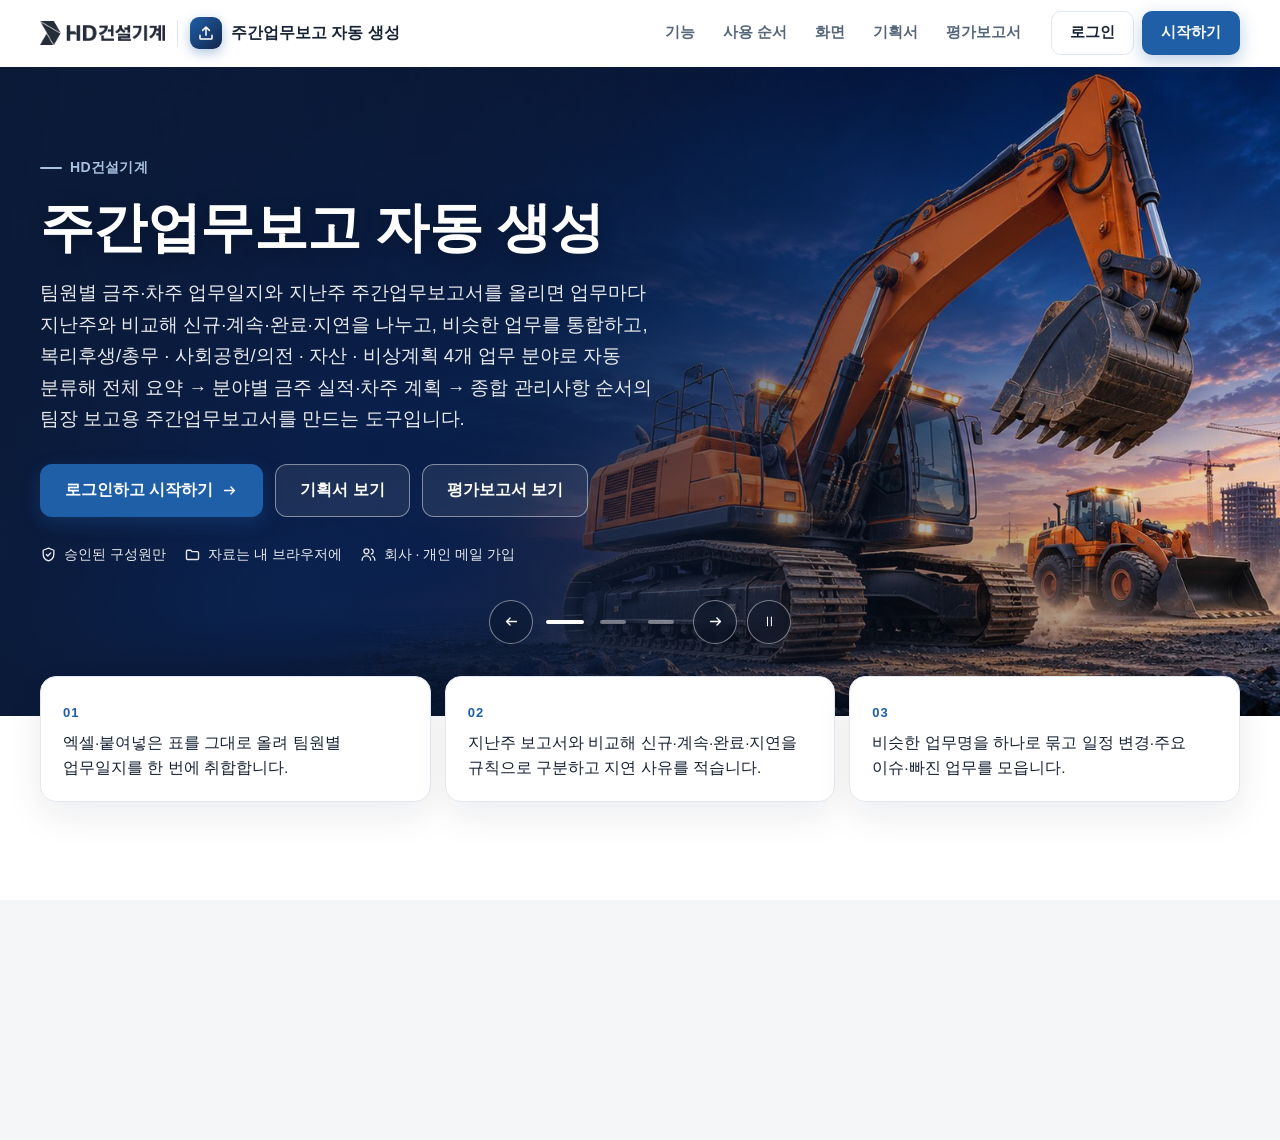
<file: index.html>
<!DOCTYPE html>
<html lang="ko">
<head>
<meta charset="UTF-8">
<meta name="viewport" content="width=device-width, initial-scale=1.0">
<title>주간업무보고 자동 생성 — 업무일지 취합과 지난주 대비 분석</title>
<!-- seo-kit: 검색 · 공유 미리보기(주소를 옮기면 이 묶음의 주소를 내 주소로) -->
<link rel="canonical" href="https://build-2611-17.jobability.co.kr/">
<meta name="robots" content="index,follow">
<meta property="og:type" content="website">
<meta property="og:site_name" content="HD건설기계">
<meta property="og:title" content="HD건설기계 · 주간업무보고 자동 생성">
<meta property="og:description" content="팀원별 금주·차주 업무일지와 지난주 주간업무보고서를 올리면 업무마다 지난주와 비교해 신규·계속·완료·지연을 나누고, 비슷한 업무를 통합하고, 복리후생/총무 · 사회공헌/의전 · 자산 · 비상계획 4개 업무 분야로 자동 분류해 전체 요약 → 분야별 금주 실적·차주 계획 → 종합 관리사항">
<meta property="og:url" content="https://build-2611-17.jobability.co.kr/">
<meta property="og:image" content="https://build-2611-17.jobability.co.kr/og-image.png?v=2">
<meta property="og:image:secure_url" content="https://build-2611-17.jobability.co.kr/og-image.png?v=2">
<meta property="og:image:type" content="image/png">
<meta property="og:image:width" content="1200">
<meta property="og:image:height" content="630">
<meta property="og:image:alt" content="주간업무보고 자동 생성">
<meta property="og:locale" content="ko_KR">
<meta name="twitter:card" content="summary_large_image">
<meta name="twitter:title" content="HD건설기계 · 주간업무보고 자동 생성">
<meta name="twitter:description" content="팀원별 금주·차주 업무일지와 지난주 주간업무보고서를 올리면 업무마다 지난주와 비교해 신규·계속·완료·지연을 나누고, 비슷한 업무를 통합하고, 복리후생/총무 · 사회공헌/의전 · 자산 · 비상계획 4개 업무 분야로 자동 분류해 전체 요약 → 분야별 금주 실적·차주 계획 → 종합 관리사항">
<meta name="twitter:image" content="https://build-2611-17.jobability.co.kr/og-image.png?v=2">
<!-- /seo-kit -->
<meta name="description" content="팀원별 금주·차주 업무일지와 지난주 주간업무보고서를 올리면 업무마다 지난주와 비교해 신규·계속·완료·지연을 나누고, 비슷한 업무를 통합하고, 복리후생/총무 · 사회공헌/의전 · 자산 · 비상계획 4개 업무 분야로 자동 분류해 전체 요약 → 분야별 금주 실적·차주 계획 → 종합 관리사항 순서의 팀장 보고용 주간업무보고서를 만드는 도구입니다.">
<link rel="icon" href="favicon.svg" type="image/svg+xml">
<link rel="stylesheet" href="css/style.css">
<link rel="stylesheet" href="css/app.css">
<!-- auth-kit: 로그인 전에는 도구 화면을 감춘다(js/auth.js 가 판정 뒤 푼다) -->
<script>document.documentElement.classList.add('auth-lock')</script>
<link rel="stylesheet" href="css/auth.css?v=2026-11-13.13">
<link rel="stylesheet" href="css/board.css?v=2026-11-13.13">
<link rel="stylesheet" href="css/kit-build.css?v=2026-11-13.13">
<!-- /auth-kit -->
</head>
<body>

<nav class="topnav" aria-label="주요 메뉴">
  <div class="topnav-inner">
    <a class="topnav-brand" href="index.html">주간업무보고 자동 생성 <small>build-2611-17 · 기획 김수준</small></a>
    <ul class="topnav-links">
      <li><a href="#s-data">자료</a></li>
      <li><a href="#s-report">보고서</a></li>
      <li><a href="#s-result">상세 분석</a></li>
      <li><a href="#s-out">저장</a></li>
      <li><a href="guide.html">사용법</a></li>
      <li><a href="plan.html">기획서</a></li>
    </ul>
  </div>
</nav>

<header class="hero"><div class="wrap">
  <div class="eyebrow">생성형 AI 업무자동화 전문가과정 · 2차수 · 프로젝트 17</div>
  <h1>주간업무보고 자동 생성</h1>
  <p>팀원별 <b>금주·차주 업무일지</b>와 <b>지난주 주간업무보고서</b>를 올리면
     업무마다 지난주와 비교해 <b>신규·계속·완료·지연</b>을 나누고, 비슷한 업무는 하나로 묶고,
     <b>복리후생/총무 · 사회공헌/의전 · 자산 · 비상계획</b> 4개 업무 분야로 자동 분류해
     전체 요약 → 분야별 금주 실적·차주 계획 → 종합 관리사항 순서의 <b>팀장 보고용 주간업무보고서</b>를 만듭니다.
     규칙으로 동작해 API 키가 없어도 됩니다.</p>
</div></header>

<main><div class="wrap">

<section id="s-data" class="card">
  <h2 style="margin-top:0">1. 자료를 올리세요</h2>
  <p class="sub">엑셀(.xlsx·.csv) 표 또는 엑셀에서 복사한 표를 붙여 넣습니다.
     열은 <code>구분(금주/차주)</code> · <code>팀원</code> · <code>업무명</code> · <code>추진현황</code> · <code>일정/기한</code> · <code>상태</code> · <code>이슈</code>이고,
     <code>분야</code> 열은 선택입니다(없으면 업무명·추진현황·이슈의 낱말로 자동 분류).
     파일은 서버로 올라가지 않습니다. 브라우저 안에서만 처리합니다.</p>
  <div class="two">
    <div class="pane">
      <h3>이번 주 업무일지 <small>(팀원별 파일 여러 개 가능)</small></h3>
      <label class="drop" id="drop-cur">
        <input type="file" id="file-cur" accept=".xlsx,.xls,.csv" multiple>
        <b>업무일지 파일을 끌어다 놓거나 눌러서 고르세요</b>
        <span>「지난주」 이름의 시트가 함께 있으면 지난주 보고서로 읽습니다</span>
      </label>
      <textarea id="text-cur" rows="5" placeholder="또는 표를 붙여 넣으세요 (첫 줄은 머리글: 구분, 팀원, 업무명, 추진현황, 일정/기한, 상태, 이슈, 분야(선택))"></textarea>
      <div class="btnrow"><button class="btn" id="add-cur">붙여 넣은 표 추가</button></div>
      <ul class="filelist" id="list-cur"></ul>
    </div>
    <div class="pane">
      <h3>지난주 주간업무보고서 <small>(같은 양식)</small></h3>
      <label class="drop" id="drop-last">
        <input type="file" id="file-last" accept=".xlsx,.xls,.csv,.json">
        <b>지난주 보고서를 끌어다 놓거나 눌러서 고르세요</b>
        <span>이 도구가 내보낸 엑셀·JSON 도 그대로 읽습니다</span>
      </label>
      <textarea id="text-last" rows="5" placeholder="또는 지난주 보고서 표를 붙여 넣으세요"></textarea>
      <div class="btnrow">
        <button class="btn" id="add-last">붙여 넣은 표 추가</button>
        <button class="btn" id="load-saved" hidden>저장해 둔 지난주 불러오기</button>
      </div>
      <ul class="filelist" id="list-last"></ul>
    </div>
  </div>
  <div class="ctrl" style="margin-top:16px">
    <label>기준일 <input type="date" id="ref"></label>
    <span class="sub">기한이 기준일보다 앞서고 끝나지 않은 업무를 「기한 경과」로 봅니다. 기본은 이번 주 금요일입니다.</span>
  </div>
  <div class="btnrow">
    <button class="btn primary" id="btn-build">보고서 만들기</button>
    <button class="btn primary" id="btn-sample">예제로 해보기</button>
    <button class="btn" id="btn-template">빈 양식 내려받기</button>
    <button class="btn" id="btn-sample-file">예제 엑셀 받기</button>
    <button class="btn" id="btn-reset">자료 모두 비우기</button>
  </div>
  <div id="data-status"></div>
</section>

<section id="s-report" class="card report" hidden>
  <h2 style="margin-top:0">2. 팀장 보고서 — 분야별 주간업무보고</h2>
  <p class="sub">Ⅰ 전체 업무 요약 → Ⅱ 분야별(복리후생/총무 · 사회공헌/의전 · 자산 · 비상계획, 고정 순서) 금주 추진실적과 차주 추진계획 → Ⅲ 종합 관리사항 순서입니다.
     분야는 업무명·추진현황·이슈의 낱말로 자동 분류한 값이고, 두 분야 점수가 비슷하거나 맞는 낱말이 없으면 「분류 확인 필요」에 둡니다.
     업무명 아래에서 분야를 고치면 이 브라우저에 저장되어 다음 주에도 같은 업무명이면 먼저 씁니다. 분야를 고쳐도 구분(신규·계속·완료·지연)은 바뀌지 않습니다.</p>
  <div class="ctrl">
    <label>팀 이름(선택) <input type="text" id="team" placeholder="예: 경영지원팀"></label>
    <button class="btn small" id="rep-open">모두 펼치기</button>
    <button class="btn small" id="rep-close">모두 접기</button>
  </div>
  <div class="btnrow" style="margin-top:4px">
    <button class="btn primary" id="btn-print">인쇄하기 (A4)</button>
    <button class="btn" id="btn-html">인쇄용 HTML 저장</button>
    <button class="btn green" id="btn-export">엑셀로 내보내기</button>
  </div>
  <div id="fields-status"></div>
  <div class="rep-head"><h3 id="rep-title"></h3></div>
  <h3 class="rep-h">Ⅰ. 전체 업무 요약</h3>
  <div id="rep-summary"></div>
  <h3 class="rep-h">Ⅱ. 분야별 주간업무보고</h3>
  <p class="sub">분야마다 <span class="wk-b wk-this">금주 주요 추진실적</span> 과 <span class="wk-b wk-next">차주 추진계획</span> 을 나누어 보입니다. 담당자별로 나누지 않고 담당자 열로 표시합니다. 업무가 없는 분야도 지우지 않고 「해당 기간 업무 없음」으로 둡니다.</p>
  <div id="rep-fields"></div>
  <h3 class="rep-h">Ⅲ. 종합 관리사항</h3>
  <div id="rep-mgmt"></div>
</section>

<section id="s-result" class="card" hidden>
  <h2 style="margin-top:0">3. 상세 분석 — 지난주 대비</h2>
  <div id="stats"></div>
  <h3>업무별 추진현황</h3>
  <p class="sub"><span class="calc-b">자동</span> 구분은 지난주 보고서와 비교해 판정한 값입니다.
     <span class="calc-b">통합</span> 은 비슷한 업무명을 하나로 묶은 줄입니다.
     분야 옆 작은 표시는 그 값이 어디서 왔는지(자동 · 일지 분야 열 · 지난주 분야 · 화면에서 고침)입니다.
     날짜 뒤 <b>*</b> 는 연도가 없어 기준일 연도로 보충한 값입니다.</p>
  <div class="ctrl" id="filter"></div>
  <div class="tablewrap" id="rows"></div>
  <div class="grid2">
    <div><h3>일정 변경</h3><div id="changes"></div></div>
    <div><h3>주요 이슈</h3><div id="issues"></div></div>
  </div>
  <h3>지난주에 있었는데 이번 주 일지에 없는 업무</h3>
  <div id="missing"></div>
  <h3>차주 계획</h3>
  <div class="tablewrap" id="plan"></div>
</section>

<section id="s-out" class="card" hidden>
  <h2 style="margin-top:0">4. 요약 문장과 다음 주를 위한 저장</h2>
  <div id="draft" class="draftbox"></div>

  <details class="ai" id="ai-box">
    <summary>AI 로 요약 문장 다듬기 (선택)</summary>
    <p class="sub">규칙으로 만든 요약을 보고서 문체로 다듬습니다. 숫자·날짜·업무명은 바꾸지 않도록 요청합니다.
       키는 이 브라우저에만 저장됩니다. 보내기 전에 한 번 더 묻습니다.</p>
    <div class="form">
      <label>제공자
        <select id="ai-provider">
          <option value="openai">OpenAI (gpt-4o-mini)</option>
          <option value="anthropic">Anthropic (claude-haiku-5-5)</option>
        </select></label>
      <label class="wide">API 키 <input type="password" id="ai-key" autocomplete="off" placeholder="sk-..."></label>
    </div>
    <div class="btnrow">
      <button class="btn" id="ai-run">AI 로 다듬기</button>
      <button class="btn" id="ai-forget">저장된 키 지우기</button>
    </div>
    <div id="ai-out"></div>
  </details>

  <h3>다음 주를 위해 저장</h3>
  <p class="sub">이번 주 결과(분야 포함)와 화면에서 고친 분야를 다음 주의 「지난주 보고서」로 남깁니다. 브라우저 저장소 또는 JSON 파일로 저장합니다.
     내보낸 엑셀의 「다음주_지난주용」 시트도 다음 주에 그대로 올릴 수 있습니다.</p>
  <div class="btnrow">
    <button class="btn" id="btn-save">이 브라우저에 저장</button>
    <button class="btn" id="btn-json">JSON 파일로 저장</button>
  </div>
  <div id="save-status"></div>
</section>

</div></main>

<footer><div class="wrap">
  생성형 AI 업무자동화 전문가과정 2차수 · 프로젝트 17 · 기획 김수준 ·
  예제 데이터는 실제 사내 데이터가 아닙니다.
</div></footer>

<iframe id="print-frame" title="인쇄용" hidden></iframe>
<script src="lib/xlsx.full.min.js"></script>
<script src="js/report.js"></script>
<script src="js/app.js"></script>
<!-- auth-kit: 로그인 · 사용 신청 · 승인 · 게시판(키트 정본 data10-00/kit/auth, 적용 build-2611-00/tools/kit) -->
<script src="vendor/supabase.js?v=2026-11-13.13"></script>
<script src="js/auth-config.js?v=2026-11-13.13"></script>
<script src="js/kit-build.js?v=2026-11-13.13"></script>
<script src="js/board.js?v=2026-11-13.13"></script>
<script src="js/auth.js?v=2026-11-13.13"></script>
<!-- /auth-kit -->
</body>
</html>
</file>
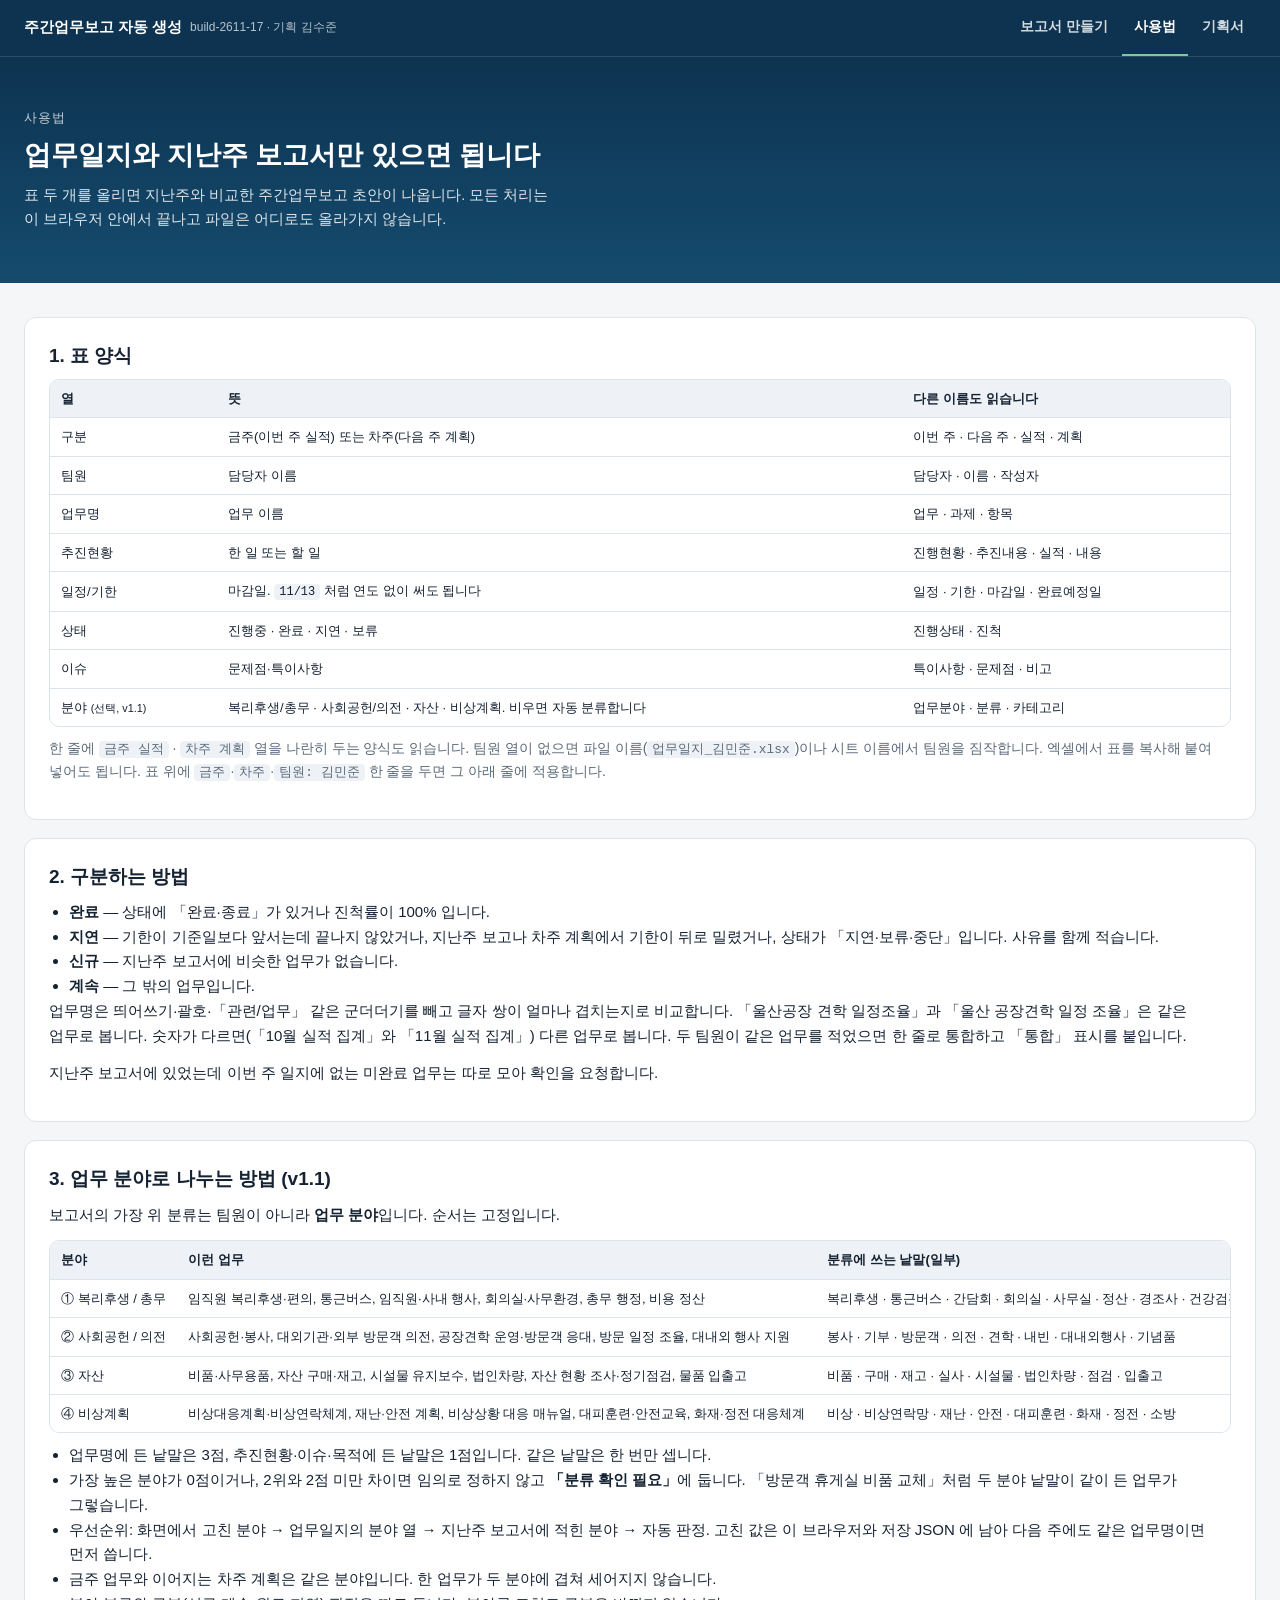
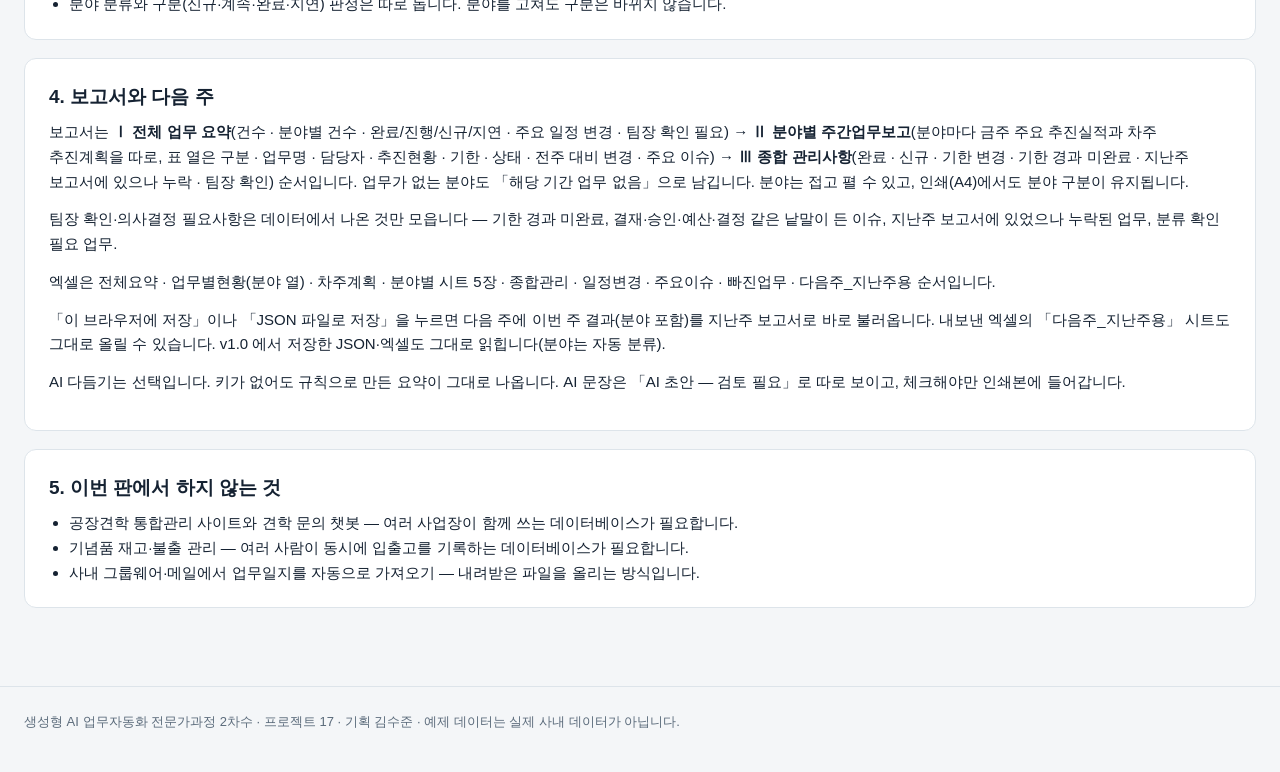
<file: guide.html>
<!DOCTYPE html>
<html lang="ko">
<head>
<meta charset="UTF-8">
<meta name="viewport" content="width=device-width, initial-scale=1.0">
<title>사용법 — 주간업무보고 자동 생성</title>
<!-- seo-kit: 검색 · 공유 미리보기(주소를 옮기면 이 묶음의 주소를 내 주소로) -->
<link rel="canonical" href="https://build-2611-17.jobability.co.kr/guide.html">
<meta name="robots" content="index,follow">
<meta property="og:type" content="website">
<meta property="og:site_name" content="HD건설기계">
<meta property="og:title" content="사용법 — 주간업무보고 자동 생성">
<meta property="og:description" content="팀원별 금주·차주 업무일지와 지난주 주간업무보고서를 올리면 업무마다 지난주와 비교해 신규·계속·완료·지연을 나누고, 비슷한 업무를 통합하고, 복리후생/총무 · 사회공헌/의전 · 자산 · 비상계획 4개 업무 분야로 자동 분류해 전체 요약 → 분야별 금주 실적·차주 계획 → 종합 관리사항">
<meta property="og:url" content="https://build-2611-17.jobability.co.kr/guide.html">
<meta property="og:image" content="https://build-2611-17.jobability.co.kr/og-image.png?v=2">
<meta property="og:image:secure_url" content="https://build-2611-17.jobability.co.kr/og-image.png?v=2">
<meta property="og:image:type" content="image/png">
<meta property="og:image:width" content="1200">
<meta property="og:image:height" content="630">
<meta property="og:image:alt" content="주간업무보고 자동 생성">
<meta property="og:locale" content="ko_KR">
<meta name="twitter:card" content="summary_large_image">
<meta name="twitter:title" content="사용법 — 주간업무보고 자동 생성">
<meta name="twitter:description" content="팀원별 금주·차주 업무일지와 지난주 주간업무보고서를 올리면 업무마다 지난주와 비교해 신규·계속·완료·지연을 나누고, 비슷한 업무를 통합하고, 복리후생/총무 · 사회공헌/의전 · 자산 · 비상계획 4개 업무 분야로 자동 분류해 전체 요약 → 분야별 금주 실적·차주 계획 → 종합 관리사항">
<meta name="twitter:image" content="https://build-2611-17.jobability.co.kr/og-image.png?v=2">
<!-- /seo-kit -->
<link rel="icon" href="favicon.svg" type="image/svg+xml">
<link rel="stylesheet" href="css/style.css">
<link rel="stylesheet" href="css/app.css">
</head>
<body>
<nav class="topnav" aria-label="주요 메뉴">
  <div class="topnav-inner">
    <a class="topnav-brand" href="index.html">주간업무보고 자동 생성 <small>build-2611-17 · 기획 김수준</small></a>
    <ul class="topnav-links">
      <li><a href="index.html">보고서 만들기</a></li>
      <li><a href="guide.html" class="active" aria-current="page">사용법</a></li>
      <li><a href="plan.html">기획서</a></li>
    </ul>
  </div>
</nav>
<header class="hero"><div class="wrap">
  <div class="eyebrow">사용법</div>
  <h1>업무일지와 지난주 보고서만 있으면 됩니다</h1>
  <p>표 두 개를 올리면 지난주와 비교한 주간업무보고 초안이 나옵니다. 모든 처리는 이 브라우저 안에서 끝나고 파일은 어디로도 올라가지 않습니다.</p>
</div></header>
<main><div class="wrap">
<div class="card">
  <h2 style="margin-top:0">1. 표 양식</h2>
  <div class="tablewrap"><table>
    <thead><tr><th>열</th><th>뜻</th><th>다른 이름도 읽습니다</th></tr></thead>
    <tbody>
      <tr><td>구분</td><td>금주(이번 주 실적) 또는 차주(다음 주 계획)</td><td>이번 주 · 다음 주 · 실적 · 계획</td></tr>
      <tr><td>팀원</td><td>담당자 이름</td><td>담당자 · 이름 · 작성자</td></tr>
      <tr><td>업무명</td><td>업무 이름</td><td>업무 · 과제 · 항목</td></tr>
      <tr><td>추진현황</td><td>한 일 또는 할 일</td><td>진행현황 · 추진내용 · 실적 · 내용</td></tr>
      <tr><td>일정/기한</td><td>마감일. <code>11/13</code> 처럼 연도 없이 써도 됩니다</td><td>일정 · 기한 · 마감일 · 완료예정일</td></tr>
      <tr><td>상태</td><td>진행중 · 완료 · 지연 · 보류</td><td>진행상태 · 진척</td></tr>
      <tr><td>이슈</td><td>문제점·특이사항</td><td>특이사항 · 문제점 · 비고</td></tr>
      <tr><td>분야 <small>(선택, v1.1)</small></td><td>복리후생/총무 · 사회공헌/의전 · 자산 · 비상계획. 비우면 자동 분류합니다</td><td>업무분야 · 분류 · 카테고리</td></tr>
    </tbody>
  </table></div>
  <p class="sub" style="margin-top:10px">한 줄에 <code>금주 실적</code> · <code>차주 계획</code> 열을 나란히 두는 양식도 읽습니다.
  팀원 열이 없으면 파일 이름(<code>업무일지_김민준.xlsx</code>)이나 시트 이름에서 팀원을 짐작합니다.
  엑셀에서 표를 복사해 붙여 넣어도 됩니다. 표 위에 <code>금주</code>·<code>차주</code>·<code>팀원: 김민준</code> 한 줄을 두면 그 아래 줄에 적용합니다.</p>
</div>
<div class="card">
  <h2 style="margin-top:0">2. 구분하는 방법</h2>
  <ul style="margin-left:20px">
    <li><b>완료</b> — 상태에 「완료·종료」가 있거나 진척률이 100% 입니다.</li>
    <li><b>지연</b> — 기한이 기준일보다 앞서는데 끝나지 않았거나, 지난주 보고나 차주 계획에서 기한이 뒤로 밀렸거나, 상태가 「지연·보류·중단」입니다. 사유를 함께 적습니다.</li>
    <li><b>신규</b> — 지난주 보고서에 비슷한 업무가 없습니다.</li>
    <li><b>계속</b> — 그 밖의 업무입니다.</li>
  </ul>
  <p>업무명은 띄어쓰기·괄호·「관련/업무」 같은 군더더기를 빼고 글자 쌍이 얼마나 겹치는지로 비교합니다.
  「울산공장 견학 일정조율」과 「울산 공장견학 일정 조율」은 같은 업무로 봅니다.
  숫자가 다르면(「10월 실적 집계」와 「11월 실적 집계」) 다른 업무로 봅니다.
  두 팀원이 같은 업무를 적었으면 한 줄로 통합하고 「통합」 표시를 붙입니다.</p>
  <p>지난주 보고서에 있었는데 이번 주 일지에 없는 미완료 업무는 따로 모아 확인을 요청합니다.</p>
</div>
<div class="card">
  <h2 style="margin-top:0">3. 업무 분야로 나누는 방법 (v1.1)</h2>
  <p>보고서의 가장 위 분류는 팀원이 아니라 <b>업무 분야</b>입니다. 순서는 고정입니다.</p>
  <div class="tablewrap"><table>
    <thead><tr><th>분야</th><th>이런 업무</th><th>분류에 쓰는 낱말(일부)</th></tr></thead>
    <tbody>
      <tr><td>① 복리후생 / 총무</td><td>임직원 복리후생·편의, 통근버스, 임직원·사내 행사, 회의실·사무환경, 총무 행정, 비용 정산</td><td>복리후생 · 통근버스 · 간담회 · 회의실 · 사무실 · 정산 · 경조사 · 건강검진</td></tr>
      <tr><td>② 사회공헌 / 의전</td><td>사회공헌·봉사, 대외기관·외부 방문객 의전, 공장견학 운영·방문객 응대, 방문 일정 조율, 대내외 행사 지원</td><td>봉사 · 기부 · 방문객 · 의전 · 견학 · 내빈 · 대내외행사 · 기념품</td></tr>
      <tr><td>③ 자산</td><td>비품·사무용품, 자산 구매·재고, 시설물 유지보수, 법인차량, 자산 현황 조사·정기점검, 물품 입출고</td><td>비품 · 구매 · 재고 · 실사 · 시설물 · 법인차량 · 점검 · 입출고</td></tr>
      <tr><td>④ 비상계획</td><td>비상대응계획·비상연락체계, 재난·안전 계획, 비상상황 대응 매뉴얼, 대피훈련·안전교육, 화재·정전 대응체계</td><td>비상 · 비상연락망 · 재난 · 안전 · 대피훈련 · 화재 · 정전 · 소방</td></tr>
    </tbody>
  </table></div>
  <ul style="margin:10px 0 0 20px">
    <li>업무명에 든 낱말은 3점, 추진현황·이슈·목적에 든 낱말은 1점입니다. 같은 낱말은 한 번만 셉니다.</li>
    <li>가장 높은 분야가 0점이거나, 2위와 2점 미만 차이면 임의로 정하지 않고 <b>「분류 확인 필요」</b>에 둡니다. 「방문객 휴게실 비품 교체」처럼 두 분야 낱말이 같이 든 업무가 그렇습니다.</li>
    <li>우선순위: 화면에서 고친 분야 → 업무일지의 분야 열 → 지난주 보고서에 적힌 분야 → 자동 판정. 고친 값은 이 브라우저와 저장 JSON 에 남아 다음 주에도 같은 업무명이면 먼저 씁니다.</li>
    <li>금주 업무와 이어지는 차주 계획은 같은 분야입니다. 한 업무가 두 분야에 겹쳐 세어지지 않습니다.</li>
    <li>분야 분류와 구분(신규·계속·완료·지연) 판정은 따로 돕니다. 분야를 고쳐도 구분은 바뀌지 않습니다.</li>
  </ul>
</div>
<div class="card">
  <h2 style="margin-top:0">4. 보고서와 다음 주</h2>
  <p>보고서는 <b>Ⅰ 전체 업무 요약</b>(건수 · 분야별 건수 · 완료/진행/신규/지연 · 주요 일정 변경 · 팀장 확인 필요) →
  <b>Ⅱ 분야별 주간업무보고</b>(분야마다 금주 주요 추진실적과 차주 추진계획을 따로, 표 열은 구분 · 업무명 · 담당자 · 추진현황 · 기한 · 상태 · 전주 대비 변경 · 주요 이슈) →
  <b>Ⅲ 종합 관리사항</b>(완료 · 신규 · 기한 변경 · 기한 경과 미완료 · 지난주 보고서에 있으나 누락 · 팀장 확인) 순서입니다.
  업무가 없는 분야도 「해당 기간 업무 없음」으로 남깁니다. 분야는 접고 펼 수 있고, 인쇄(A4)에서도 분야 구분이 유지됩니다.</p>
  <p>팀장 확인·의사결정 필요사항은 데이터에서 나온 것만 모읍니다 — 기한 경과 미완료, 결재·승인·예산·결정 같은 낱말이 든 이슈, 지난주 보고서에 있었으나 누락된 업무, 분류 확인 필요 업무.</p>
  <p>엑셀은 전체요약 · 업무별현황(분야 열) · 차주계획 · 분야별 시트 5장 · 종합관리 · 일정변경 · 주요이슈 · 빠진업무 · 다음주_지난주용 순서입니다.</p>
  <p>「이 브라우저에 저장」이나 「JSON 파일로 저장」을 누르면 다음 주에 이번 주 결과(분야 포함)를 지난주 보고서로 바로 불러옵니다.
  내보낸 엑셀의 「다음주_지난주용」 시트도 그대로 올릴 수 있습니다. v1.0 에서 저장한 JSON·엑셀도 그대로 읽힙니다(분야는 자동 분류).</p>
  <p>AI 다듬기는 선택입니다. 키가 없어도 규칙으로 만든 요약이 그대로 나옵니다.
  AI 문장은 「AI 초안 — 검토 필요」로 따로 보이고, 체크해야만 인쇄본에 들어갑니다.</p>
</div>
<div class="card">
  <h2 style="margin-top:0">5. 이번 판에서 하지 않는 것</h2>
  <ul style="margin-left:20px">
    <li>공장견학 통합관리 사이트와 견학 문의 챗봇 — 여러 사업장이 함께 쓰는 데이터베이스가 필요합니다.</li>
    <li>기념품 재고·불출 관리 — 여러 사람이 동시에 입출고를 기록하는 데이터베이스가 필요합니다.</li>
    <li>사내 그룹웨어·메일에서 업무일지를 자동으로 가져오기 — 내려받은 파일을 올리는 방식입니다.</li>
  </ul>
</div>
</div></main>
<footer><div class="wrap">생성형 AI 업무자동화 전문가과정 2차수 · 프로젝트 17 · 기획 김수준 · 예제 데이터는 실제 사내 데이터가 아닙니다.</div></footer>
</body>
</html>
</file>
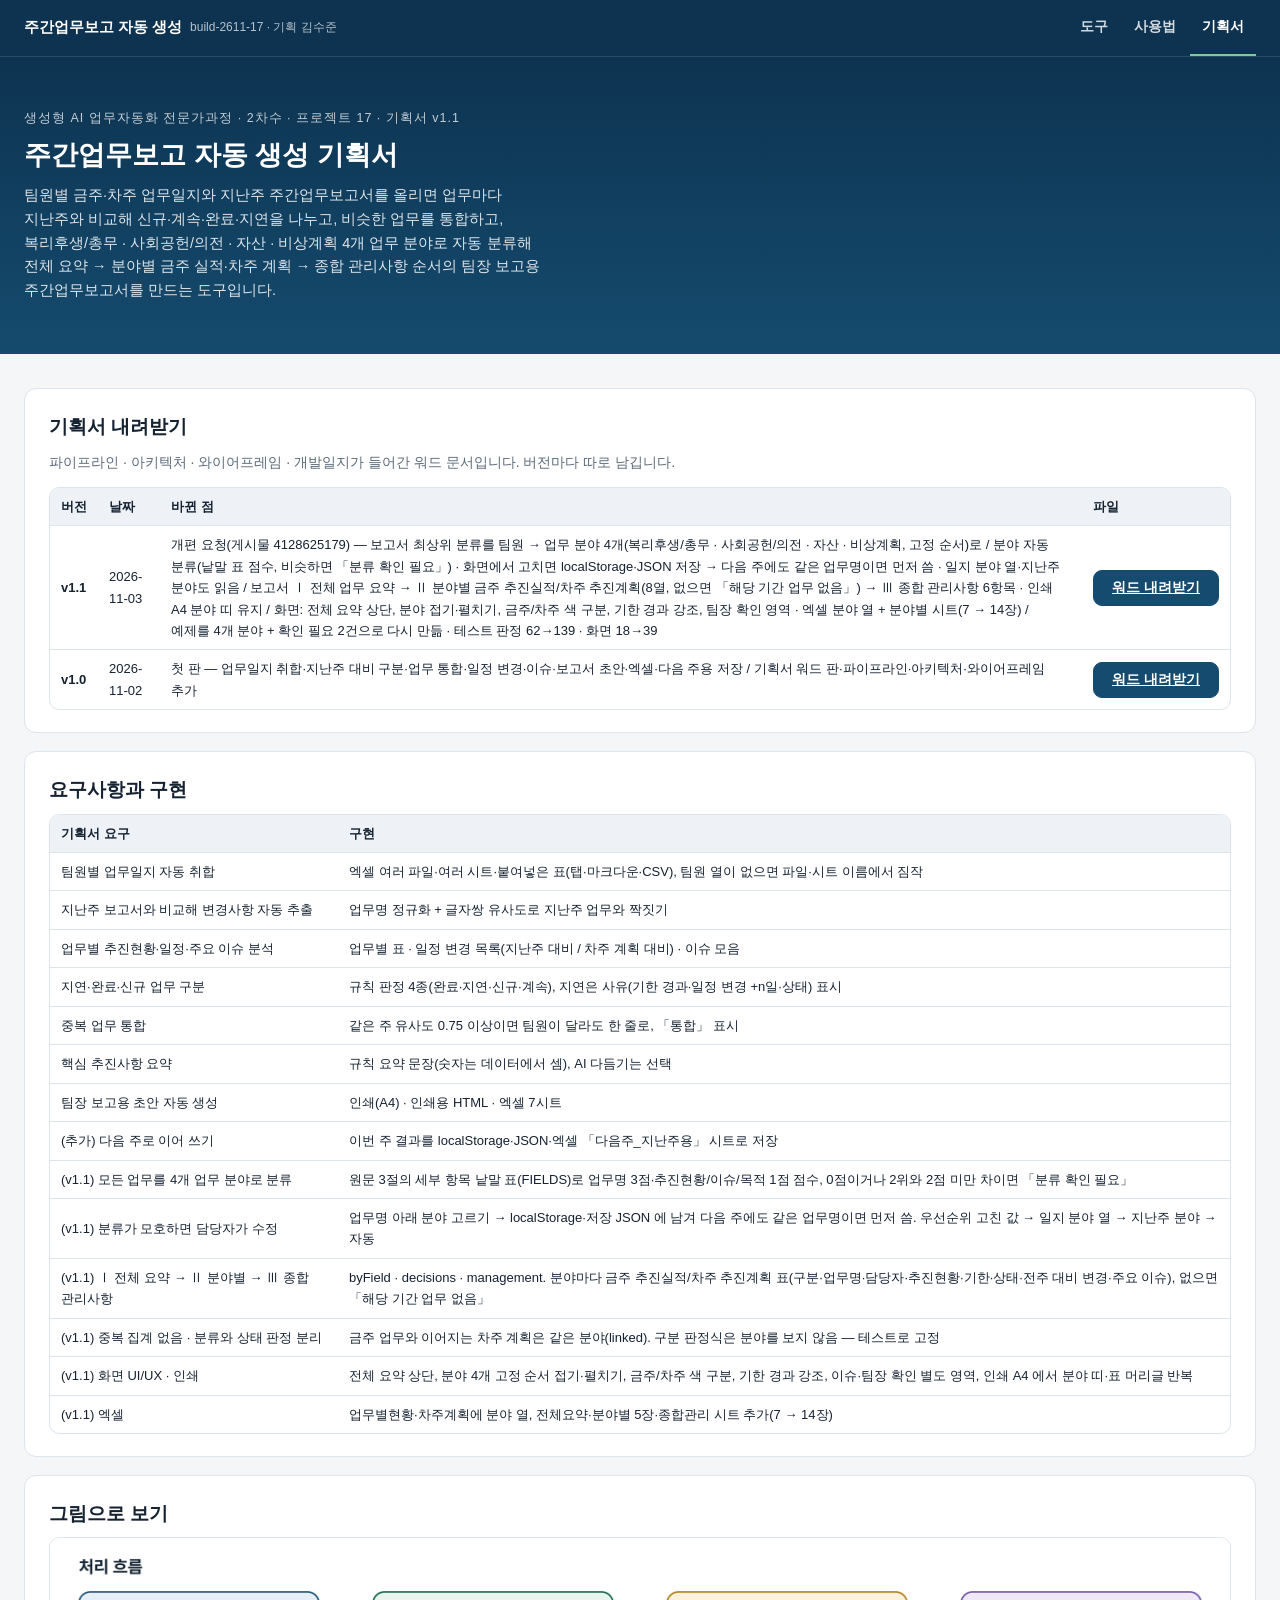
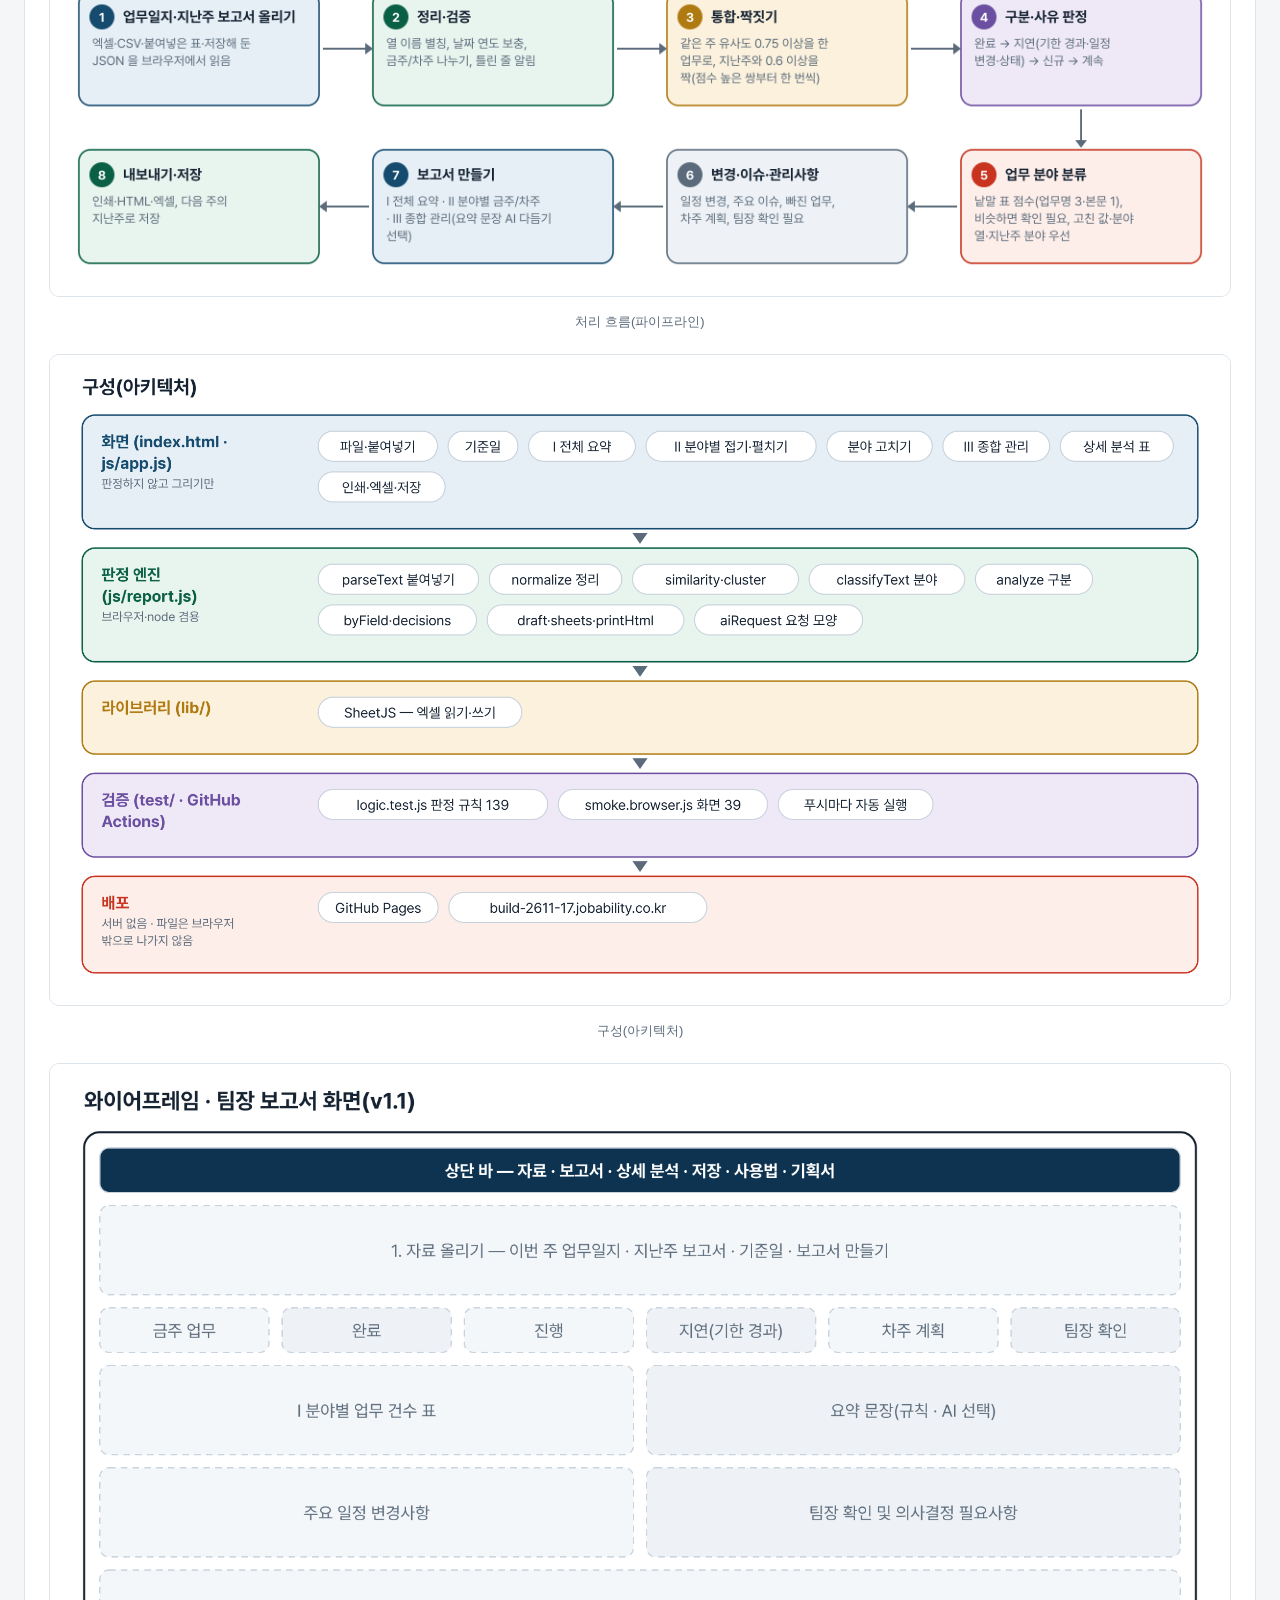
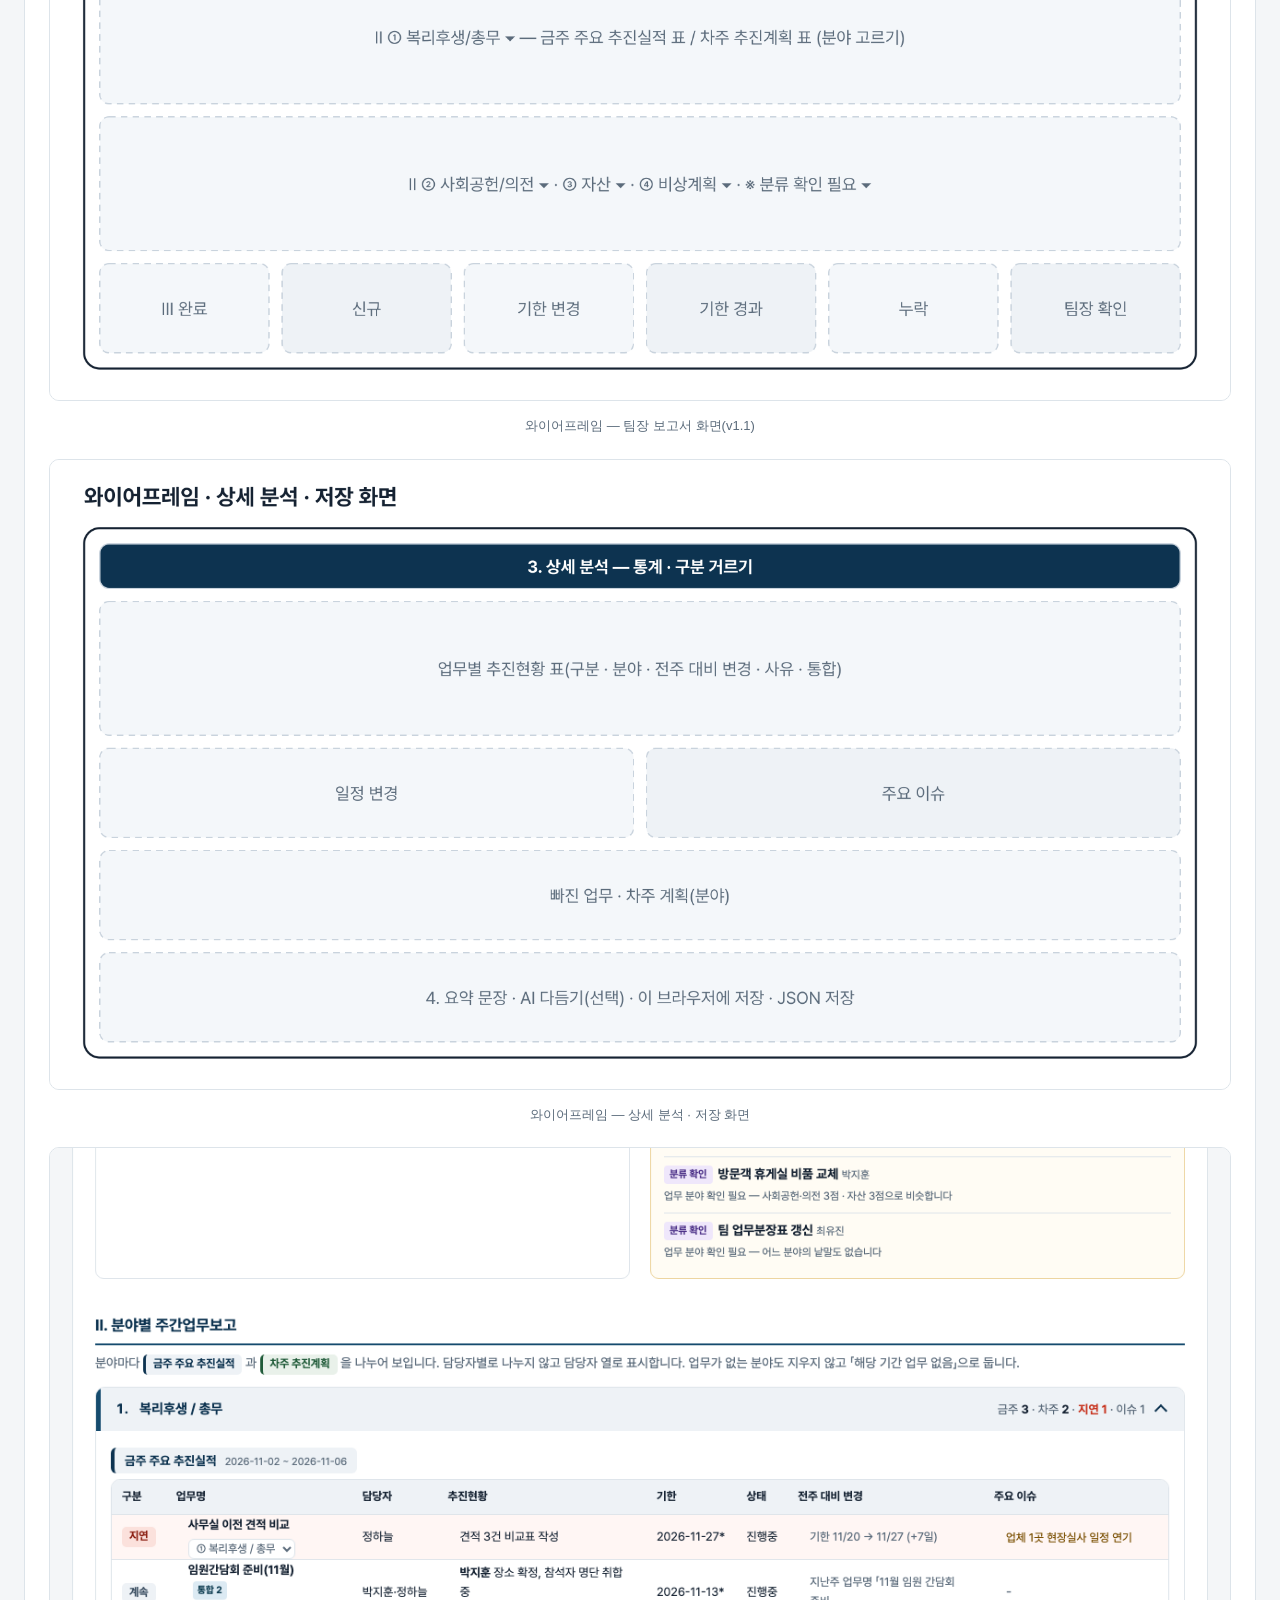
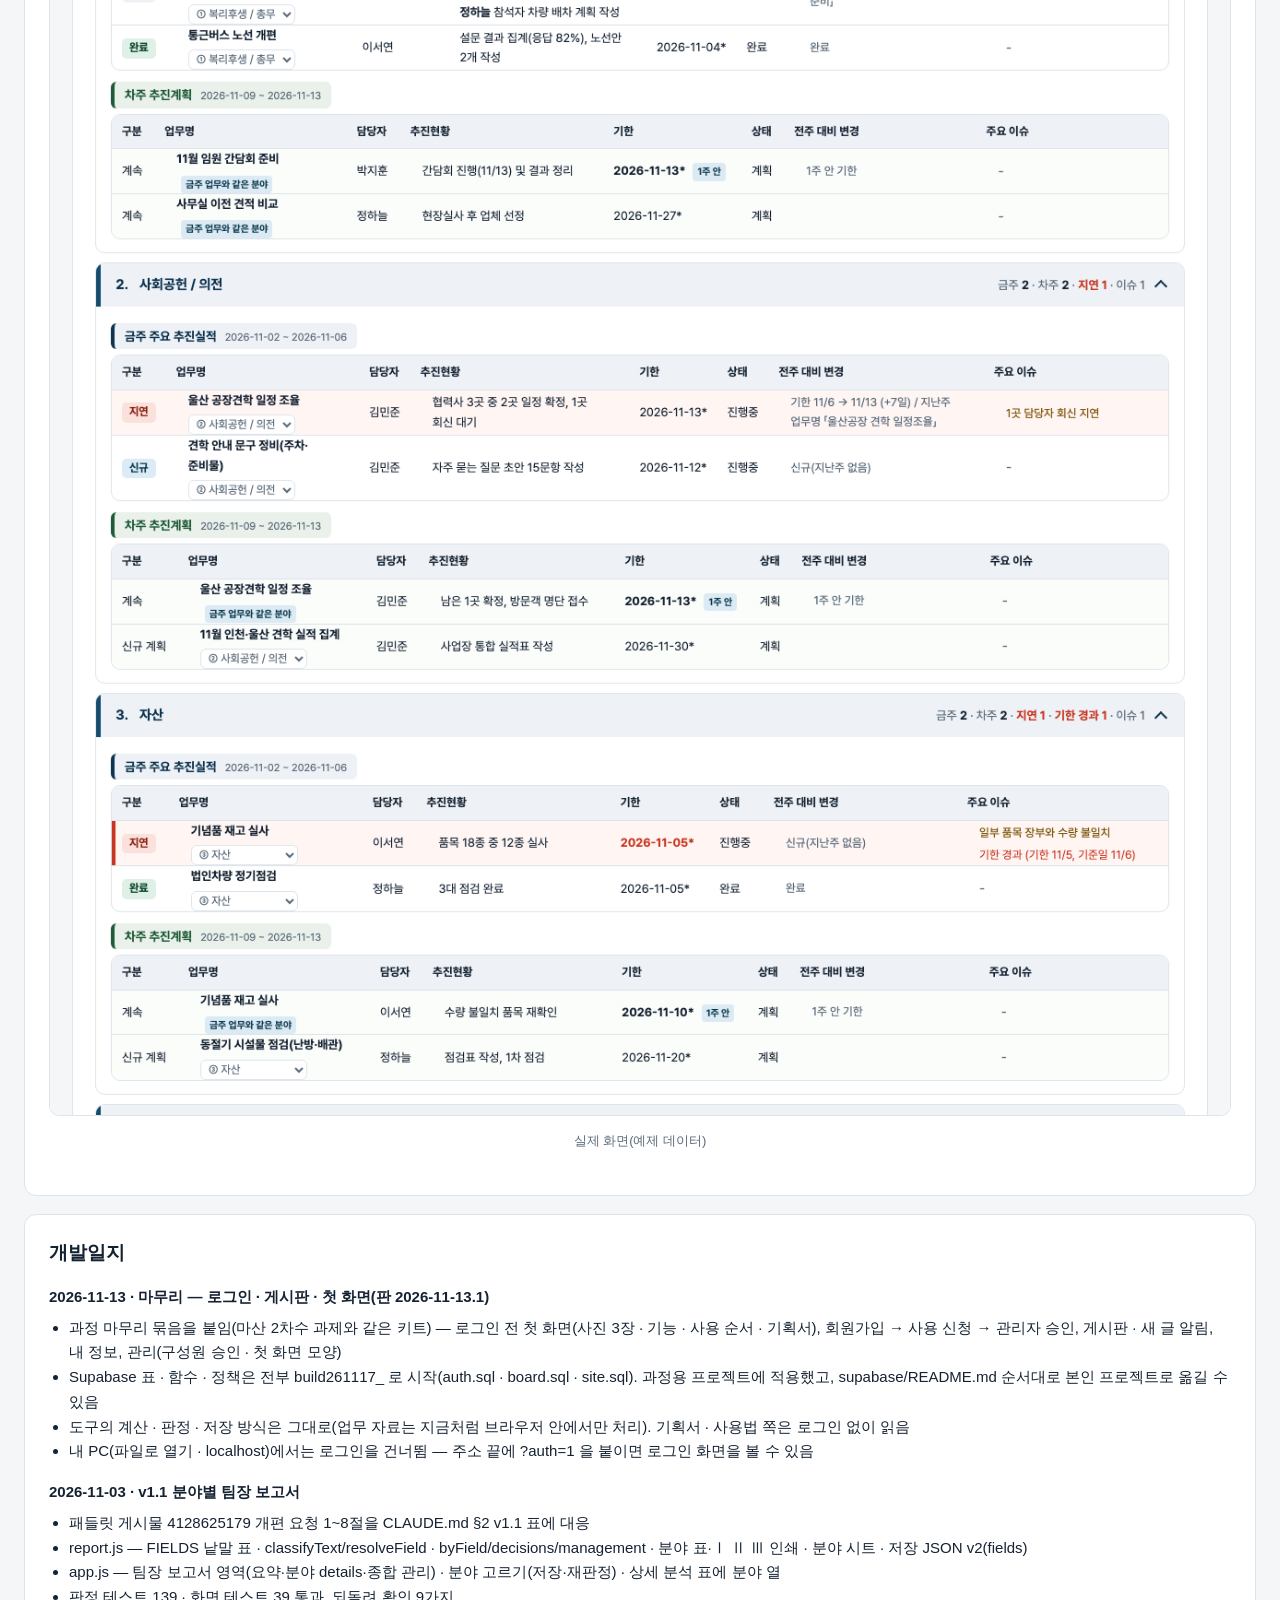
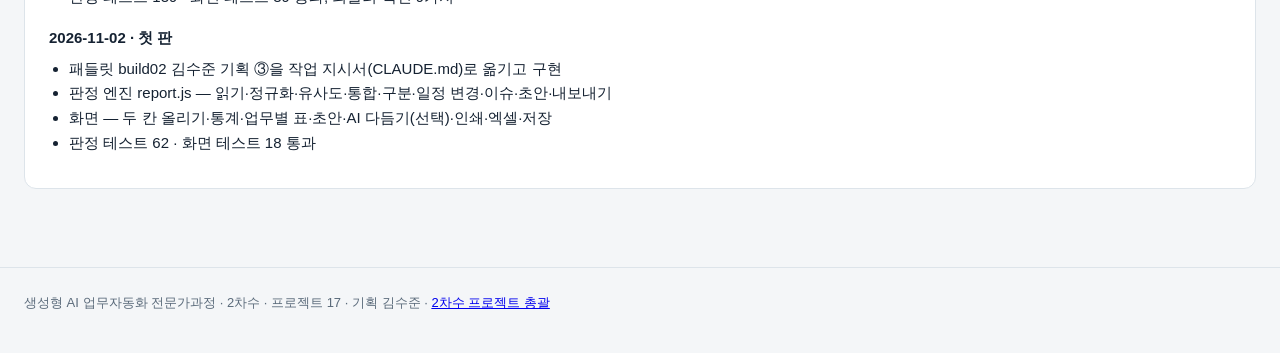
<file: plan.html>
<!DOCTYPE html>
<html lang="ko">
<head>
<meta charset="UTF-8">
<meta name="viewport" content="width=device-width, initial-scale=1.0">
<title>기획서 — 주간업무보고 자동 생성</title>
<!-- seo-kit: 검색 · 공유 미리보기(주소를 옮기면 이 묶음의 주소를 내 주소로) -->
<link rel="canonical" href="https://build-2611-17.jobability.co.kr/plan.html">
<meta name="robots" content="index,follow">
<meta property="og:type" content="website">
<meta property="og:site_name" content="HD건설기계">
<meta property="og:title" content="기획서 — 주간업무보고 자동 생성">
<meta property="og:description" content="팀원별 금주·차주 업무일지와 지난주 주간업무보고서를 올리면 업무마다 지난주와 비교해 신규·계속·완료·지연을 나누고, 비슷한 업무를 통합하고, 복리후생/총무 · 사회공헌/의전 · 자산 · 비상계획 4개 업무 분야로 자동 분류해 전체 요약 → 분야별 금주 실적·차주 계획 → 종합 관리사항">
<meta property="og:url" content="https://build-2611-17.jobability.co.kr/plan.html">
<meta property="og:image" content="https://build-2611-17.jobability.co.kr/og-image.png?v=2">
<meta property="og:image:secure_url" content="https://build-2611-17.jobability.co.kr/og-image.png?v=2">
<meta property="og:image:type" content="image/png">
<meta property="og:image:width" content="1200">
<meta property="og:image:height" content="630">
<meta property="og:image:alt" content="주간업무보고 자동 생성">
<meta property="og:locale" content="ko_KR">
<meta name="twitter:card" content="summary_large_image">
<meta name="twitter:title" content="기획서 — 주간업무보고 자동 생성">
<meta name="twitter:description" content="팀원별 금주·차주 업무일지와 지난주 주간업무보고서를 올리면 업무마다 지난주와 비교해 신규·계속·완료·지연을 나누고, 비슷한 업무를 통합하고, 복리후생/총무 · 사회공헌/의전 · 자산 · 비상계획 4개 업무 분야로 자동 분류해 전체 요약 → 분야별 금주 실적·차주 계획 → 종합 관리사항">
<meta name="twitter:image" content="https://build-2611-17.jobability.co.kr/og-image.png?v=2">
<!-- /seo-kit -->
<link rel="icon" href="favicon.svg" type="image/svg+xml">
<link rel="stylesheet" href="css/style.css">
<style>
.plan-figs figure{margin:0 0 22px;} .plan-figs img{width:100%;height:auto;border:1px solid var(--line);border-radius:10px;background:#fff;}
.plan-figs figcaption{font-size:13px;color:var(--sub);text-align:center;margin-top:6px;}
.plan td{white-space:normal;} .plan td .btn{min-height:36px;white-space:nowrap;}
h3{font-size:15px;margin:16px 0 6px;} main ul{margin:0 0 10px 20px;}
</style>
</head>
<body>
<nav class="topnav" aria-label="주요 메뉴">
  <div class="topnav-inner">
    <a class="topnav-brand" href="index.html">주간업무보고 자동 생성 <small>build-2611-17 · 기획 김수준</small></a>
    <ul class="topnav-links">
      <li><a href="index.html">도구</a></li>
      <li><a href="guide.html">사용법</a></li>
      <li><a href="plan.html" class="active" aria-current="page">기획서</a></li>
    </ul>
  </div>
</nav>
<header class="hero"><div class="wrap">
  <div class="eyebrow">생성형 AI 업무자동화 전문가과정 · 2차수 · 프로젝트 17 · 기획서 v1.1</div>
  <h1>주간업무보고 자동 생성 기획서</h1>
  <p>팀원별 금주·차주 업무일지와 지난주 주간업무보고서를 올리면 업무마다 지난주와 비교해 신규·계속·완료·지연을 나누고, 비슷한 업무를 통합하고, 복리후생/총무 · 사회공헌/의전 · 자산 · 비상계획 4개 업무 분야로 자동 분류해 전체 요약 → 분야별 금주 실적·차주 계획 → 종합 관리사항 순서의 팀장 보고용 주간업무보고서를 만드는 도구입니다.</p>
</div></header>
<main><div class="wrap">
<div class="card">
  <h2 style="margin-top:0">기획서 내려받기</h2>
  <p class="sub">파이프라인 · 아키텍처 · 와이어프레임 · 개발일지가 들어간 워드 문서입니다. 버전마다 따로 남깁니다.</p>
  <div class="tablewrap plan"><table><thead><tr><th>버전</th><th>날짜</th><th>바뀐 점</th><th>파일</th></tr></thead><tbody><tr><td><b>v1.1</b></td><td>2026-11-03</td><td>개편 요청(게시물 4128625179) — 보고서 최상위 분류를 팀원 → 업무 분야 4개(복리후생/총무 · 사회공헌/의전 · 자산 · 비상계획, 고정 순서)로 / 분야 자동 분류(낱말 표 점수, 비슷하면 「분류 확인 필요」) · 화면에서 고치면 localStorage·JSON 저장 → 다음 주에도 같은 업무명이면 먼저 씀 · 일지 분야 열·지난주 분야도 읽음 / 보고서 Ⅰ 전체 업무 요약 → Ⅱ 분야별 금주 추진실적/차주 추진계획(8열, 없으면 「해당 기간 업무 없음」) → Ⅲ 종합 관리사항 6항목 · 인쇄 A4 분야 띠 유지 / 화면: 전체 요약 상단, 분야 접기·펼치기, 금주/차주 색 구분, 기한 경과 강조, 팀장 확인 영역 · 엑셀 분야 열 + 분야별 시트(7 → 14장) / 예제를 4개 분야 + 확인 필요 2건으로 다시 만듦 · 테스트 판정 62→139 · 화면 18→39</td><td><a class="btn primary" href="docs/기획서/build-2611-17_김수준_주간업무보고자동생성_기획서_v1.1.docx" download>워드 내려받기</a></td></tr><tr><td><b>v1.0</b></td><td>2026-11-02</td><td>첫 판 — 업무일지 취합·지난주 대비 구분·업무 통합·일정 변경·이슈·보고서 초안·엑셀·다음 주용 저장 / 기획서 워드 판·파이프라인·아키텍처·와이어프레임 추가</td><td><a class="btn primary" href="docs/기획서/build-2611-17_김수준_주간업무보고자동생성_기획서_v1.0.docx" download>워드 내려받기</a></td></tr></tbody></table></div>
</div>
<div class="card plan">
  <h2 style="margin-top:0">요구사항과 구현</h2>
  <div class="tablewrap"><table><thead><tr><th>기획서 요구</th><th>구현</th></tr></thead><tbody><tr><td>팀원별 업무일지 자동 취합</td><td>엑셀 여러 파일·여러 시트·붙여넣은 표(탭·마크다운·CSV), 팀원 열이 없으면 파일·시트 이름에서 짐작</td></tr><tr><td>지난주 보고서와 비교해 변경사항 자동 추출</td><td>업무명 정규화 + 글자쌍 유사도로 지난주 업무와 짝짓기</td></tr><tr><td>업무별 추진현황·일정·주요 이슈 분석</td><td>업무별 표 · 일정 변경 목록(지난주 대비 / 차주 계획 대비) · 이슈 모음</td></tr><tr><td>지연·완료·신규 업무 구분</td><td>규칙 판정 4종(완료·지연·신규·계속), 지연은 사유(기한 경과·일정 변경 +n일·상태) 표시</td></tr><tr><td>중복 업무 통합</td><td>같은 주 유사도 0.75 이상이면 팀원이 달라도 한 줄로, 「통합」 표시</td></tr><tr><td>핵심 추진사항 요약</td><td>규칙 요약 문장(숫자는 데이터에서 셈), AI 다듬기는 선택</td></tr><tr><td>팀장 보고용 초안 자동 생성</td><td>인쇄(A4) · 인쇄용 HTML · 엑셀 7시트</td></tr><tr><td>(추가) 다음 주로 이어 쓰기</td><td>이번 주 결과를 localStorage·JSON·엑셀 「다음주_지난주용」 시트로 저장</td></tr><tr><td>(v1.1) 모든 업무를 4개 업무 분야로 분류</td><td>원문 3절의 세부 항목 낱말 표(FIELDS)로 업무명 3점·추진현황/이슈/목적 1점 점수, 0점이거나 2위와 2점 미만 차이면 「분류 확인 필요」</td></tr><tr><td>(v1.1) 분류가 모호하면 담당자가 수정</td><td>업무명 아래 분야 고르기 → localStorage·저장 JSON 에 남겨 다음 주에도 같은 업무명이면 먼저 씀. 우선순위 고친 값 → 일지 분야 열 → 지난주 분야 → 자동</td></tr><tr><td>(v1.1) Ⅰ 전체 요약 → Ⅱ 분야별 → Ⅲ 종합 관리사항</td><td>byField · decisions · management. 분야마다 금주 추진실적/차주 추진계획 표(구분·업무명·담당자·추진현황·기한·상태·전주 대비 변경·주요 이슈), 없으면 「해당 기간 업무 없음」</td></tr><tr><td>(v1.1) 중복 집계 없음 · 분류와 상태 판정 분리</td><td>금주 업무와 이어지는 차주 계획은 같은 분야(linked). 구분 판정식은 분야를 보지 않음 — 테스트로 고정</td></tr><tr><td>(v1.1) 화면 UI/UX · 인쇄</td><td>전체 요약 상단, 분야 4개 고정 순서 접기·펼치기, 금주/차주 색 구분, 기한 경과 강조, 이슈·팀장 확인 별도 영역, 인쇄 A4 에서 분야 띠·표 머리글 반복</td></tr><tr><td>(v1.1) 엑셀</td><td>업무별현황·차주계획에 분야 열, 전체요약·분야별 5장·종합관리 시트 추가(7 → 14장)</td></tr></tbody></table></div>
</div>
<div class="card plan-figs"><h2 style="margin-top:0">그림으로 보기</h2><figure><img src="docs/img/pipeline.png" alt="처리 흐름(파이프라인)" loading="lazy"><figcaption>처리 흐름(파이프라인)</figcaption></figure><figure><img src="docs/img/architecture.png" alt="구성(아키텍처)" loading="lazy"><figcaption>구성(아키텍처)</figcaption></figure><figure><img src="docs/img/wireframe-1.png" alt="와이어프레임 — 팀장 보고서 화면(v1.1)" loading="lazy"><figcaption>와이어프레임 — 팀장 보고서 화면(v1.1)</figcaption></figure><figure><img src="docs/img/wireframe-2.png" alt="와이어프레임 — 상세 분석 · 저장 화면" loading="lazy"><figcaption>와이어프레임 — 상세 분석 · 저장 화면</figcaption></figure><figure><img src="docs/img/screen.png" alt="실제 화면(예제 데이터)" loading="lazy"><figcaption>실제 화면(예제 데이터)</figcaption></figure></div>
<div class="card"><h2 style="margin-top:0">개발일지</h2><h3>2026-11-13 · 마무리 — 로그인 · 게시판 · 첫 화면(판 2026-11-13.1)</h3><ul><li>과정 마무리 묶음을 붙임(마산 2차수 과제와 같은 키트) — 로그인 전 첫 화면(사진 3장 · 기능 · 사용 순서 · 기획서), 회원가입 → 사용 신청 → 관리자 승인, 게시판 · 새 글 알림, 내 정보, 관리(구성원 승인 · 첫 화면 모양)</li><li>Supabase 표 · 함수 · 정책은 전부 build261117_ 로 시작(auth.sql · board.sql · site.sql). 과정용 프로젝트에 적용했고, supabase/README.md 순서대로 본인 프로젝트로 옮길 수 있음</li><li>도구의 계산 · 판정 · 저장 방식은 그대로(업무 자료는 지금처럼 브라우저 안에서만 처리). 기획서 · 사용법 쪽은 로그인 없이 읽음</li><li>내 PC(파일로 열기 · localhost)에서는 로그인을 건너뜀 — 주소 끝에 ?auth=1 을 붙이면 로그인 화면을 볼 수 있음</li></ul><h3>2026-11-03 · v1.1 분야별 팀장 보고서</h3><ul><li>패들릿 게시물 4128625179 개편 요청 1~8절을 CLAUDE.md §2 v1.1 표에 대응</li><li>report.js — FIELDS 낱말 표 · classifyText/resolveField · byField/decisions/management · 분야 표·Ⅰ Ⅱ Ⅲ 인쇄 · 분야 시트 · 저장 JSON v2(fields)</li><li>app.js — 팀장 보고서 영역(요약·분야 details·종합 관리) · 분야 고르기(저장·재판정) · 상세 분석 표에 분야 열</li><li>판정 테스트 139 · 화면 테스트 39 통과, 되돌려 확인 9가지</li></ul><h3>2026-11-02 · 첫 판</h3><ul><li>패들릿 build02 김수준 기획 ③을 작업 지시서(CLAUDE.md)로 옮기고 구현</li><li>판정 엔진 report.js — 읽기·정규화·유사도·통합·구분·일정 변경·이슈·초안·내보내기</li><li>화면 — 두 칸 올리기·통계·업무별 표·초안·AI 다듬기(선택)·인쇄·엑셀·저장</li><li>판정 테스트 62 · 화면 테스트 18 통과</li></ul></div>
</div></main>
<footer><div class="wrap">생성형 AI 업무자동화 전문가과정 · 2차수 · 프로젝트 17 · 기획 김수준 · <a href="https://build-2611-00.jobability.co.kr/">2차수 프로젝트 총괄</a></div></footer>
</body>
</html>
</file>
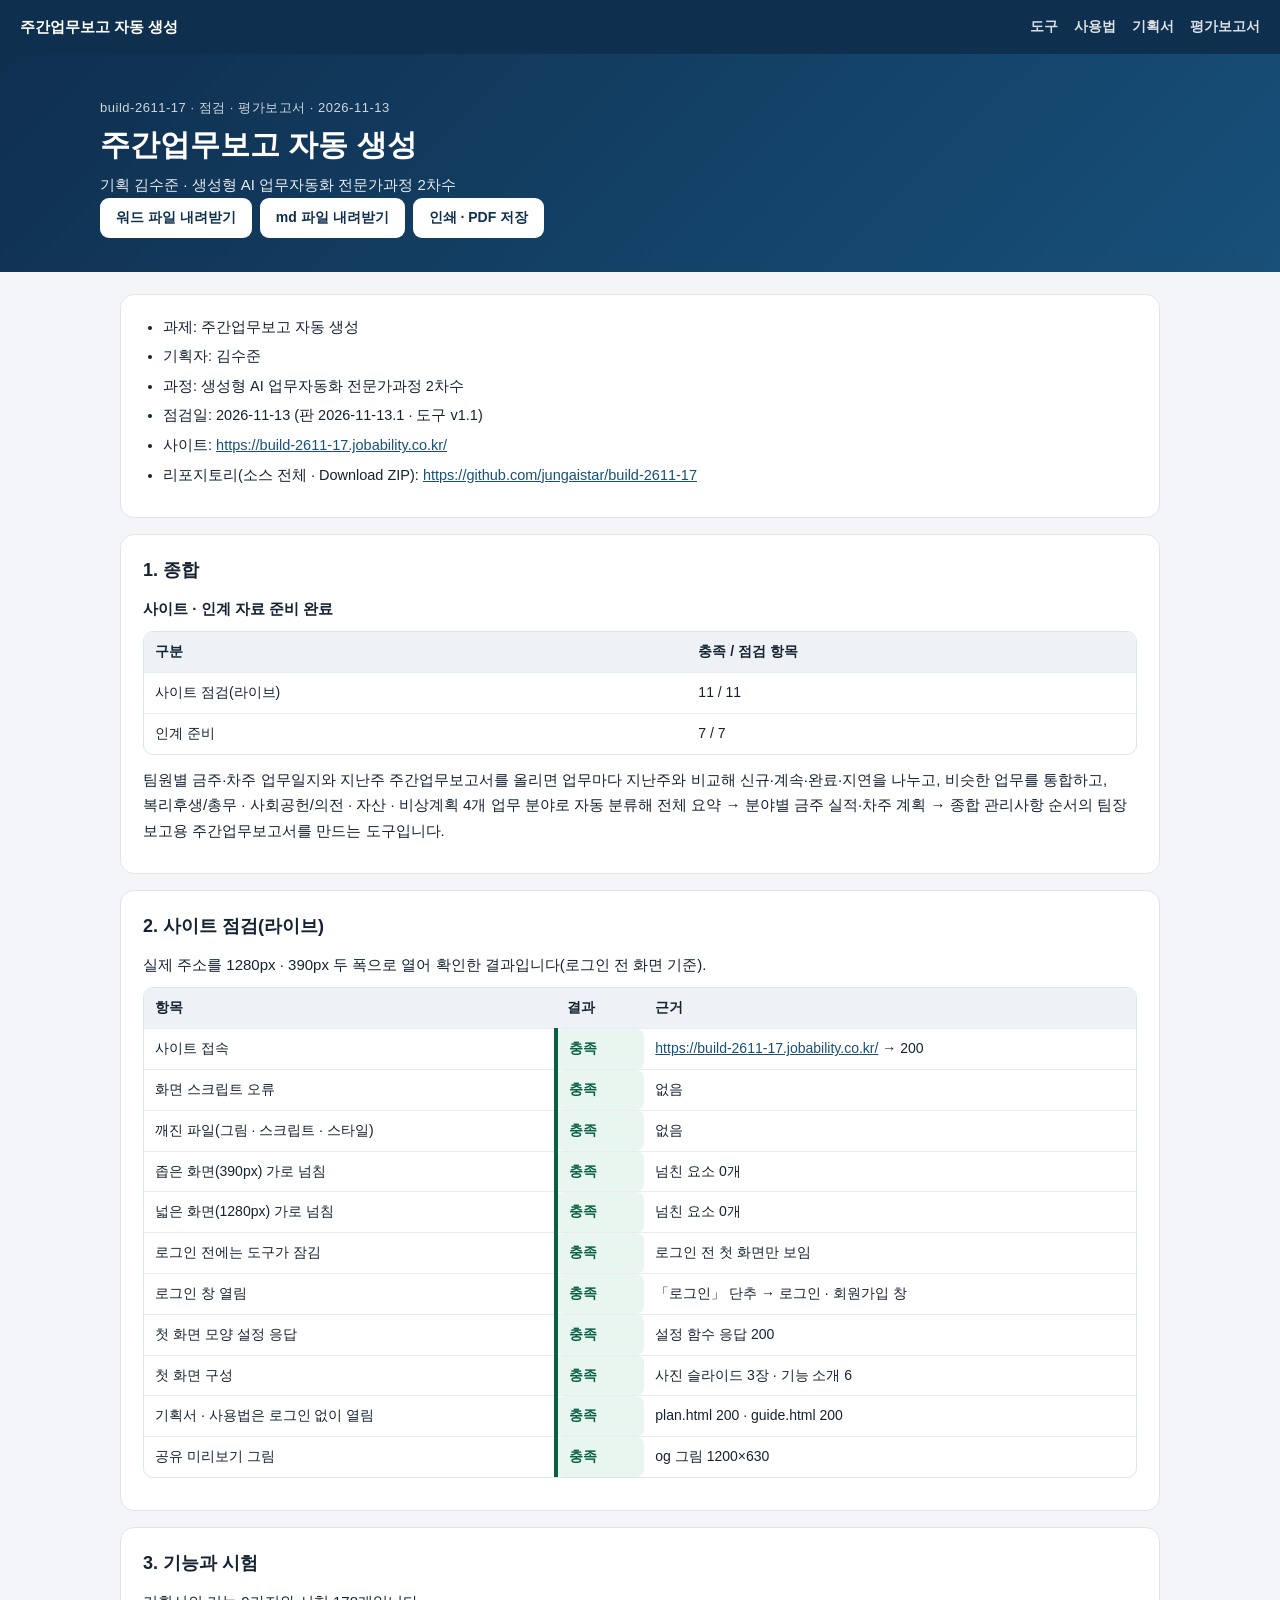
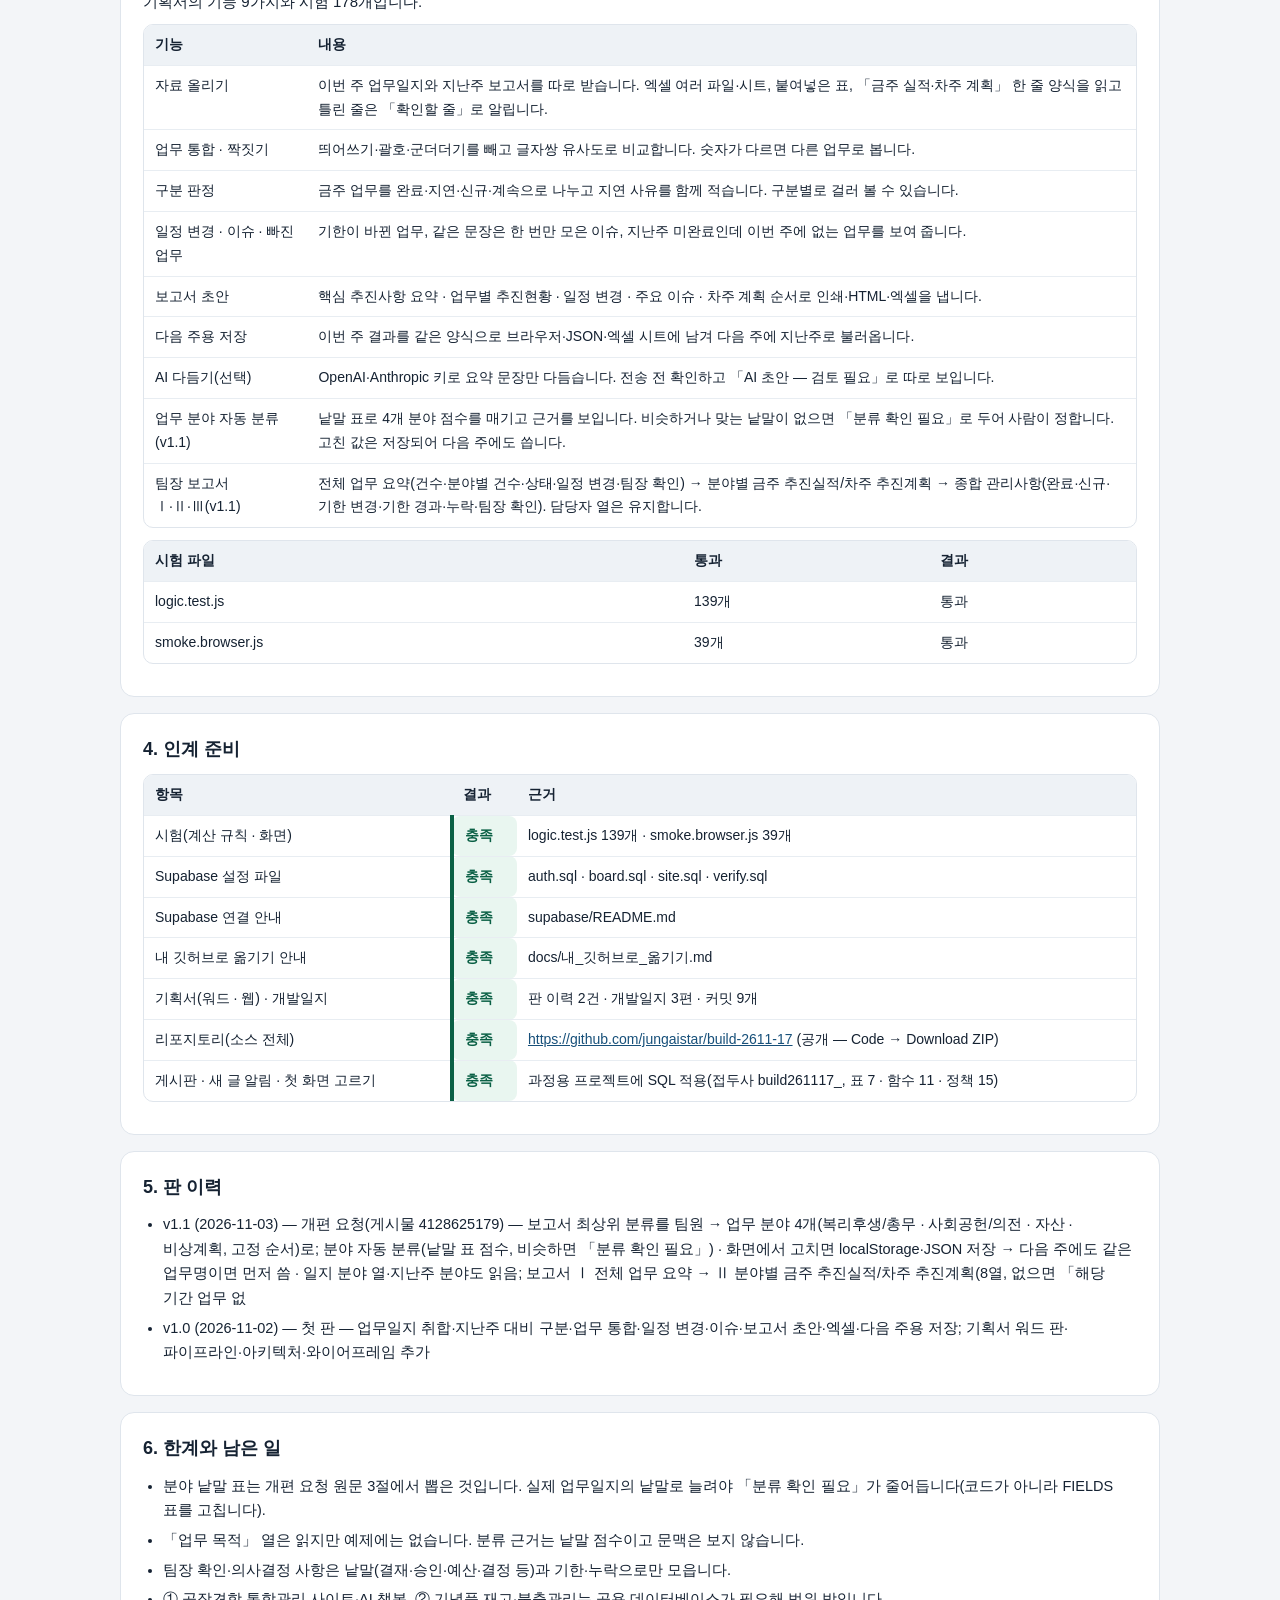
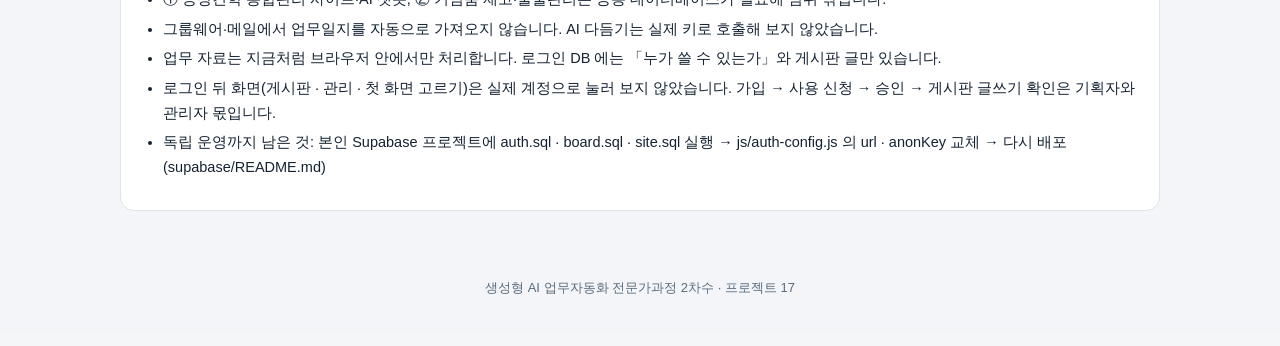
<file: report.html>
<!DOCTYPE html>
<html lang="ko">
<head>
<meta charset="UTF-8">
<meta name="viewport" content="width=device-width, initial-scale=1.0">
<title>평가보고서 — 주간업무보고 자동 생성</title>
<!-- seo-kit: 검색 · 공유 미리보기(주소를 옮기면 이 묶음의 주소를 내 주소로) -->
<link rel="canonical" href="https://build-2611-17.jobability.co.kr/report.html">
<meta name="robots" content="index,follow">
<meta property="og:type" content="website">
<meta property="og:site_name" content="HD건설기계">
<meta property="og:title" content="평가보고서 — 주간업무보고 자동 생성">
<meta property="og:description" content="주간업무보고 자동 생성 점검 · 평가보고서(2026-11-13) — 사이트 점검, 기능과 시험, 인계 준비, 판 이력, 한계.">
<meta property="og:url" content="https://build-2611-17.jobability.co.kr/report.html">
<meta property="og:image" content="https://build-2611-17.jobability.co.kr/og-image.png?v=2">
<meta property="og:image:secure_url" content="https://build-2611-17.jobability.co.kr/og-image.png?v=2">
<meta property="og:image:type" content="image/png">
<meta property="og:image:width" content="1200">
<meta property="og:image:height" content="630">
<meta property="og:image:alt" content="주간업무보고 자동 생성">
<meta property="og:locale" content="ko_KR">
<meta name="twitter:card" content="summary_large_image">
<meta name="twitter:title" content="평가보고서 — 주간업무보고 자동 생성">
<meta name="twitter:description" content="주간업무보고 자동 생성 점검 · 평가보고서(2026-11-13) — 사이트 점검, 기능과 시험, 인계 준비, 판 이력, 한계.">
<meta name="twitter:image" content="https://build-2611-17.jobability.co.kr/og-image.png?v=2">
<!-- /seo-kit -->
<meta name="description" content="주간업무보고 자동 생성 점검 · 평가보고서(2026-11-13) — 사이트 점검, 기능과 시험, 인계 준비, 판 이력, 한계.">
<link rel="icon" href="favicon.svg" type="image/svg+xml">
<link rel="stylesheet" href="css/style.css">
<style>
body{margin:0;font-family:Pretendard,-apple-system,"Apple SD Gothic Neo","Malgun Gothic",sans-serif;background:#f3f5f8;color:#152232;line-height:1.7;word-break:keep-all;overflow-wrap:break-word;}
.rp-top{background:#0f2f4f;color:#fff;padding:14px 20px;display:flex;flex-wrap:wrap;gap:8px 18px;align-items:center;justify-content:space-between;}
.rp-top a{color:#fff;text-decoration:none;font-weight:700;font-size:15px;} .rp-top nav{display:flex;flex-direction:row;flex-wrap:wrap;gap:4px 16px;} .rp-top nav a{font-weight:600;font-size:14px;opacity:.85;}
.rp-hero{background:linear-gradient(135deg,#0f2f4f,#17507a);color:#fff;padding:40px 20px 34px;} .rp-hero div,.rp-main{max-width:1080px;margin:0 auto;}
.rp-hero small{opacity:.8;font-size:13px;letter-spacing:.04em;} .rp-hero h1{margin:6px 0 8px;font-size:clamp(22px,3.4vw,30px);line-height:1.3;} .rp-hero p{margin:0;opacity:.9;font-size:15px;}
.rp-main{padding:22px 20px 50px;} .rp-main section.card{background:#fff;border:1px solid #dfe5ec;border-radius:14px;padding:20px 22px;margin:0 0 16px;} .rp-main section.card:empty{display:none;}
.rp-main h2{margin:0 0 10px;font-size:18px;} .rp-main p{margin:0 0 10px;font-size:15px;} .rp-main ul{margin:0 0 10px 20px;padding:0;} .rp-main li{margin-bottom:5px;font-size:14.5px;}
.rp-main .tablewrap{overflow-x:auto;max-height:none;border:1px solid #dfe5ec;border-radius:10px;margin:0 0 12px;} .rp-main table{border-collapse:collapse;width:100%;font-size:14px;}
.rp-main th,.rp-main td{padding:8px 11px;border-bottom:1px solid #e8edf2;text-align:left;vertical-align:top;white-space:normal;} .rp-main th{background:#eef2f6;white-space:nowrap;position:static;}
.rp-main td.st{font-weight:700;white-space:nowrap;} .rp-main td.ok{color:#0a6045;} .rp-main td.no{color:#c8341f;} .rp-main a{color:#17507a;} .rp-main code{background:#eef2f6;border-radius:4px;padding:0 4px;font-size:13px;}
.rp-dl{display:flex;flex-wrap:wrap;gap:8px;margin-top:16px;} .rp-dl a{display:inline-flex;align-items:center;min-height:40px;padding:0 16px;border-radius:9px;background:#fff;color:#0f2f4f;font-weight:700;font-size:14px;text-decoration:none;}
.rp-foot{text-align:center;color:#5b6b7b;font-size:13px;padding:0 20px 34px;}
@media print{.rp-top,.rp-dl{display:none;} body{background:#fff;} .rp-main section.card{border:0;padding:0 0 8px;}}
</style>
</head>
<body>
<div class="rp-top"><a href="index.html">주간업무보고 자동 생성</a><nav aria-label="문서"><a href="index.html">도구</a><a href="guide.html">사용법</a><a href="plan.html">기획서</a><a href="report.html" aria-current="page">평가보고서</a></nav></div>
<header class="rp-hero"><div>
  <small>build-2611-17 · 점검 · 평가보고서 · 2026-11-13</small>
  <h1>주간업무보고 자동 생성</h1>
  <p>기획 김수준 · 생성형 AI 업무자동화 전문가과정 2차수</p>
  <div class="rp-dl"><a href="docs/평가보고서/build-2611-17_평가보고서_2026-11-13.docx" download>워드 파일 내려받기</a><a href="docs/평가보고서/build-2611-17_평가보고서_2026-11-13.md" download>md 파일 내려받기</a><a href="#" onclick="window.print();return false">인쇄 · PDF 저장</a></div>
</div></header>
<main class="rp-main">
<section class="card"><ul>
<li>과제: 주간업무보고 자동 생성</li>
<li>기획자: 김수준</li>
<li>과정: 생성형 AI 업무자동화 전문가과정 2차수</li>
<li>점검일: 2026-11-13 (판 2026-11-13.1 · 도구 v1.1)</li>
<li>사이트: <a href="https://build-2611-17.jobability.co.kr/">https://build-2611-17.jobability.co.kr/</a></li>
<li>리포지토리(소스 전체 · Download ZIP): <a href="https://github.com/jungaistar/build-2611-17">https://github.com/jungaistar/build-2611-17</a></li>
</ul>
</section><section class="card"><h2>1. 종합</h2>
<p><b>사이트 · 인계 자료 준비 완료</b></p>
<div class="tablewrap"><table><thead><tr><th>구분</th><th>충족 / 점검 항목</th></tr></thead><tbody><tr><td>사이트 점검(라이브)</td><td>11 / 11</td></tr><tr><td>인계 준비</td><td>7 / 7</td></tr></tbody></table></div>
<p>팀원별 금주·차주 업무일지와 지난주 주간업무보고서를 올리면 업무마다 지난주와 비교해 신규·계속·완료·지연을 나누고, 비슷한 업무를 통합하고, 복리후생/총무 · 사회공헌/의전 · 자산 · 비상계획 4개 업무 분야로 자동 분류해 전체 요약 → 분야별 금주 실적·차주 계획 → 종합 관리사항 순서의 팀장 보고용 주간업무보고서를 만드는 도구입니다.</p>
</section><section class="card"><h2>2. 사이트 점검(라이브)</h2>
<p>실제 주소를 1280px · 390px 두 폭으로 열어 확인한 결과입니다(로그인 전 화면 기준).</p>
<div class="tablewrap"><table><thead><tr><th>항목</th><th>결과</th><th>근거</th></tr></thead><tbody><tr><td>사이트 접속</td><td class="st ok">충족</td><td><a href="https://build-2611-17.jobability.co.kr/">https://build-2611-17.jobability.co.kr/</a> → 200</td></tr><tr><td>화면 스크립트 오류</td><td class="st ok">충족</td><td>없음</td></tr><tr><td>깨진 파일(그림 · 스크립트 · 스타일)</td><td class="st ok">충족</td><td>없음</td></tr><tr><td>좁은 화면(390px) 가로 넘침</td><td class="st ok">충족</td><td>넘친 요소 0개</td></tr><tr><td>넓은 화면(1280px) 가로 넘침</td><td class="st ok">충족</td><td>넘친 요소 0개</td></tr><tr><td>로그인 전에는 도구가 잠김</td><td class="st ok">충족</td><td>로그인 전 첫 화면만 보임</td></tr><tr><td>로그인 창 열림</td><td class="st ok">충족</td><td>「로그인」 단추 → 로그인 · 회원가입 창</td></tr><tr><td>첫 화면 모양 설정 응답</td><td class="st ok">충족</td><td>설정 함수 응답 200</td></tr><tr><td>첫 화면 구성</td><td class="st ok">충족</td><td>사진 슬라이드 3장 · 기능 소개 6</td></tr><tr><td>기획서 · 사용법은 로그인 없이 열림</td><td class="st ok">충족</td><td>plan.html 200 · guide.html 200</td></tr><tr><td>공유 미리보기 그림</td><td class="st ok">충족</td><td>og 그림 1200×630</td></tr></tbody></table></div>
</section><section class="card"><h2>3. 기능과 시험</h2>
<p>기획서의 기능 9가지와 시험 178개입니다.</p>
<div class="tablewrap"><table><thead><tr><th>기능</th><th>내용</th></tr></thead><tbody><tr><td>자료 올리기</td><td>이번 주 업무일지와 지난주 보고서를 따로 받습니다. 엑셀 여러 파일·시트, 붙여넣은 표, 「금주 실적·차주 계획」 한 줄 양식을 읽고 틀린 줄은 「확인할 줄」로 알립니다.</td></tr><tr><td>업무 통합 · 짝짓기</td><td>띄어쓰기·괄호·군더더기를 빼고 글자쌍 유사도로 비교합니다. 숫자가 다르면 다른 업무로 봅니다.</td></tr><tr><td>구분 판정</td><td>금주 업무를 완료·지연·신규·계속으로 나누고 지연 사유를 함께 적습니다. 구분별로 걸러 볼 수 있습니다.</td></tr><tr><td>일정 변경 · 이슈 · 빠진 업무</td><td>기한이 바뀐 업무, 같은 문장은 한 번만 모은 이슈, 지난주 미완료인데 이번 주에 없는 업무를 보여 줍니다.</td></tr><tr><td>보고서 초안</td><td>핵심 추진사항 요약 · 업무별 추진현황 · 일정 변경 · 주요 이슈 · 차주 계획 순서로 인쇄·HTML·엑셀을 냅니다.</td></tr><tr><td>다음 주용 저장</td><td>이번 주 결과를 같은 양식으로 브라우저·JSON·엑셀 시트에 남겨 다음 주에 지난주로 불러옵니다.</td></tr><tr><td>AI 다듬기(선택)</td><td>OpenAI·Anthropic 키로 요약 문장만 다듬습니다. 전송 전 확인하고 「AI 초안 — 검토 필요」로 따로 보입니다.</td></tr><tr><td>업무 분야 자동 분류(v1.1)</td><td>낱말 표로 4개 분야 점수를 매기고 근거를 보입니다. 비슷하거나 맞는 낱말이 없으면 「분류 확인 필요」로 두어 사람이 정합니다. 고친 값은 저장되어 다음 주에도 씁니다.</td></tr><tr><td>팀장 보고서 Ⅰ·Ⅱ·Ⅲ(v1.1)</td><td>전체 업무 요약(건수·분야별 건수·상태·일정 변경·팀장 확인) → 분야별 금주 추진실적/차주 추진계획 → 종합 관리사항(완료·신규·기한 변경·기한 경과·누락·팀장 확인). 담당자 열은 유지합니다.</td></tr></tbody></table></div>
<div class="tablewrap"><table><thead><tr><th>시험 파일</th><th>통과</th><th>결과</th></tr></thead><tbody><tr><td>logic.test.js</td><td>139개</td><td>통과</td></tr><tr><td>smoke.browser.js</td><td>39개</td><td>통과</td></tr></tbody></table></div>
</section><section class="card"><h2>4. 인계 준비</h2>
<div class="tablewrap"><table><thead><tr><th>항목</th><th>결과</th><th>근거</th></tr></thead><tbody><tr><td>시험(계산 규칙 · 화면)</td><td class="st ok">충족</td><td>logic.test.js 139개 · smoke.browser.js 39개</td></tr><tr><td>Supabase 설정 파일</td><td class="st ok">충족</td><td>auth.sql · board.sql · site.sql · verify.sql</td></tr><tr><td>Supabase 연결 안내</td><td class="st ok">충족</td><td>supabase/README.md</td></tr><tr><td>내 깃허브로 옮기기 안내</td><td class="st ok">충족</td><td>docs/내_깃허브로_옮기기.md</td></tr><tr><td>기획서(워드 · 웹) · 개발일지</td><td class="st ok">충족</td><td>판 이력 2건 · 개발일지 3편 · 커밋 9개</td></tr><tr><td>리포지토리(소스 전체)</td><td class="st ok">충족</td><td><a href="https://github.com/jungaistar/build-2611-17">https://github.com/jungaistar/build-2611-17</a> (공개 — Code → Download ZIP)</td></tr><tr><td>게시판 · 새 글 알림 · 첫 화면 고르기</td><td class="st ok">충족</td><td>과정용 프로젝트에 SQL 적용(접두사 build261117_, 표 7 · 함수 11 · 정책 15)</td></tr></tbody></table></div>
</section><section class="card"><h2>5. 판 이력</h2>
<ul>
<li>v1.1 (2026-11-03) — 개편 요청(게시물 4128625179) — 보고서 최상위 분류를 팀원 → 업무 분야 4개(복리후생/총무 · 사회공헌/의전 · 자산 · 비상계획, 고정 순서)로; 분야 자동 분류(낱말 표 점수, 비슷하면 「분류 확인 필요」) · 화면에서 고치면 localStorage·JSON 저장 → 다음 주에도 같은 업무명이면 먼저 씀 · 일지 분야 열·지난주 분야도 읽음; 보고서 Ⅰ 전체 업무 요약 → Ⅱ 분야별 금주 추진실적/차주 추진계획(8열, 없으면 「해당 기간 업무 없</li>
<li>v1.0 (2026-11-02) — 첫 판 — 업무일지 취합·지난주 대비 구분·업무 통합·일정 변경·이슈·보고서 초안·엑셀·다음 주용 저장; 기획서 워드 판·파이프라인·아키텍처·와이어프레임 추가</li>
</ul>
</section><section class="card"><h2>6. 한계와 남은 일</h2>
<ul>
<li>분야 낱말 표는 개편 요청 원문 3절에서 뽑은 것입니다. 실제 업무일지의 낱말로 늘려야 「분류 확인 필요」가 줄어듭니다(코드가 아니라 FIELDS 표를 고칩니다).</li>
<li>「업무 목적」 열은 읽지만 예제에는 없습니다. 분류 근거는 낱말 점수이고 문맥은 보지 않습니다.</li>
<li>팀장 확인·의사결정 사항은 낱말(결재·승인·예산·결정 등)과 기한·누락으로만 모읍니다.</li>
<li>① 공장견학 통합관리 사이트·AI 챗봇, ② 기념품 재고·불출관리는 공용 데이터베이스가 필요해 범위 밖입니다.</li>
<li>그룹웨어·메일에서 업무일지를 자동으로 가져오지 않습니다. AI 다듬기는 실제 키로 호출해 보지 않았습니다.</li>
<li>업무 자료는 지금처럼 브라우저 안에서만 처리합니다. 로그인 DB 에는 「누가 쓸 수 있는가」와 게시판 글만 있습니다.</li>
<li>로그인 뒤 화면(게시판 · 관리 · 첫 화면 고르기)은 실제 계정으로 눌러 보지 않았습니다. 가입 → 사용 신청 → 승인 → 게시판 글쓰기 확인은 기획자와 관리자 몫입니다.</li>
<li>독립 운영까지 남은 것: 본인 Supabase 프로젝트에 auth.sql · board.sql · site.sql 실행 → js/auth-config.js 의 url · anonKey 교체 → 다시 배포(supabase/README.md)</li>
</ul></section>
</main>
<p class="rp-foot">생성형 AI 업무자동화 전문가과정 2차수 · 프로젝트 17</p>
</body>
</html>
</file>
<file: css/style.css>
:root{
  --bg:#f4f6f8; --card:#fff; --ink:#152232; --sub:#5b6b7b; --line:#dde4ea;
  --brand:#154b6e; --brand-deep:#0d3350; --accent:#0b6e99;
  --ok:#0a6045; --warn:#7a4f00; --danger:#c8341f;
  --wrap:1320px; --pad:24px;
}
@media (max-width:640px){ :root{ --pad:16px; } }
*{box-sizing:border-box; margin:0; padding:0;}
html,body{background:var(--bg); color:var(--ink);
  font-family:"Pretendard","Apple SD Gothic Neo","Malgun Gothic",sans-serif;}
body{font-size:15px; line-height:1.65; word-break:keep-all; overflow-wrap:break-word;}

/* 상단 바는 고정 — 표를 아래로 훑는 동안에도 조작부가 보여야 한다.
   sticky 가 아니라 fixed 다: 조상에 overflow 가 걸리면 sticky 는 조용히 죽는다. */
.topnav{position:fixed; top:0; left:0; right:0; z-index:40;
  background:var(--brand-deep); border-bottom:1px solid rgba(255,255,255,.12);}
.topnav-inner{display:flex; align-items:center; justify-content:space-between;
  gap:20px; max-width:var(--wrap); margin:0 auto; padding:0 var(--pad); min-height:56px;}
.topnav-brand{display:flex; align-items:center; min-height:56px; color:#fff;
  font-weight:750; font-size:14.5px; text-decoration:none; white-space:nowrap;}
.topnav-brand small{font-weight:400; opacity:.7; font-size:12px; margin-left:8px;}
.topnav-links{display:flex; align-items:center; gap:2px; list-style:none; margin:0; padding:0;
  overflow-x:auto; scrollbar-width:none;}
.topnav-links::-webkit-scrollbar{display:none;}
.topnav-links a{display:flex; align-items:center; min-height:56px; padding:0 12px;
  color:rgba(255,255,255,.82); text-decoration:none; font-size:13.5px; font-weight:600;
  white-space:nowrap; border-bottom:2px solid transparent;}
.topnav-links a:hover{color:#fff;}
.topnav-links a.active{color:#fff; border-bottom-color:#7ec8a0;}
@media (max-width:860px){
  .topnav-inner{gap:10px; padding:0 14px; min-height:52px;}
  .topnav-brand{min-height:52px; font-size:13.5px;} .topnav-brand small{display:none;}
  .topnav-links a{min-height:52px; padding:0 9px; font-size:13px;}
}

.hero{background:linear-gradient(180deg,var(--brand-deep),var(--brand)); color:#fff;
  padding:52px 0 38px; margin-top:56px;}
@media (max-width:860px){ .hero{margin-top:52px; padding:38px 0 28px;} }
.hero .eyebrow{font-size:12.5px; letter-spacing:.08em; opacity:.75; margin-bottom:9px;}
.hero h1{font-size:27px; line-height:1.3; font-weight:750; margin-bottom:11px;}
.hero p{max-width:66ch; color:rgba(255,255,255,.86); font-size:14.5px;}
main{padding:34px 0 60px;}
.wrap{max-width:var(--wrap); margin:0 auto; padding:0 var(--pad);}

h2{font-size:19px; font-weight:700; margin:32px 0 8px;}
main > .wrap > :first-child{margin-top:0;}
p{margin:0 0 13px;} .sub{color:var(--sub); font-size:14px;}
code{font-family:ui-monospace,SFMono-Regular,Menlo,monospace; font-size:.92em;
  background:#eef2f6; border-radius:4px; padding:1px 5px;}

.card{background:var(--card); border:1px solid var(--line); border-radius:12px;
  padding:22px 24px; margin-bottom:18px;}
.drop{display:block; border:2px dashed #93a7bd; border-radius:12px; background:#fbfdff;
  padding:30px 20px; text-align:center; cursor:pointer; transition:border-color .15s,background .15s;}
.drop:hover,.drop.over{border-color:var(--accent); background:#f0f8fc;}
.drop b{display:block; font-size:15.5px; margin-bottom:5px;}
.drop span{color:var(--sub); font-size:13.5px;}
input[type=file]{display:none;}

.btn{display:inline-flex; align-items:center; justify-content:center; gap:6px;
  min-height:42px; padding:0 18px; border-radius:9px; border:1px solid var(--line);
  background:#fff; color:var(--ink); font-size:14px; font-weight:650; cursor:pointer;}
.btn:hover{border-color:#9fb2c4;}
.btn.primary{background:var(--brand); border-color:var(--brand); color:#fff;}
.btn.primary:hover{background:var(--brand-deep);}
.btn.green{background:var(--ok); border-color:var(--ok); color:#fff;}
.btn:disabled{opacity:.45; cursor:not-allowed;}
.btnrow{display:flex; flex-wrap:wrap; gap:8px; margin-top:14px;}

.note{border-left:4px solid var(--accent); background:#eef6fa; color:#0b3a4f;
  padding:13px 15px; border-radius:8px; font-size:14px; margin:14px 0;}
.warn{border-left:4px solid var(--danger); background:#fdeae7; color:#7a1a0c;
  padding:13px 15px; border-radius:8px; font-size:14px; margin:14px 0;}
.ok{border-left:4px solid var(--ok); background:#e9f6f0; color:#08422a;
  padding:13px 15px; border-radius:8px; font-size:14px; margin:14px 0;}

.tablewrap{overflow-x:auto; border:1px solid var(--line); border-radius:10px; background:#fff; max-height:70vh;}
table{border-collapse:collapse; width:100%; font-size:13px;}
th,td{border-bottom:1px solid var(--line); padding:8px 11px; text-align:left; white-space:nowrap;}
th{background:#eef2f6; font-weight:700; position:sticky; top:0; z-index:1;}
tr:last-child td{border-bottom:0;}
td.num{text-align:right; font-variant-numeric:tabular-nums;}
td.mono{font-family:ui-monospace,SFMono-Regular,Menlo,monospace;}
tr.flag td{background:#fdf3f1;}
/* 계산으로 채운 값은 문서에 적혀 있던 값과 **신뢰도가 다르다.**
   같은 모양으로 두면 사람이 구분하지 못한 채 그대로 믿게 된다. */
td .calc{display:inline-block; margin-left:5px; font-size:10.5px; font-weight:700;
  color:#0b3a4f; background:#dceaf3; border-radius:4px; padding:1px 5px; vertical-align:middle;}
.rev{color:var(--danger); font-weight:650; white-space:normal; min-width:240px;}

.filelist{margin:13px 0 0; padding:0; list-style:none; font-size:13.5px;}
.filelist li{padding:6px 0; border-bottom:1px solid var(--line); color:var(--sub);
  display:flex; justify-content:space-between; gap:10px;}
.filelist li:last-child{border-bottom:0;}
.stats{display:flex; flex-wrap:wrap; gap:10px; margin:14px 0 0;}
.stat{background:#eef2f6; border-radius:9px; padding:9px 14px; font-size:13.5px;}
.stat b{font-size:17px; display:block; font-variant-numeric:tabular-nums;}
footer{border-top:1px solid var(--line); padding:24px 0 40px; color:var(--sub); font-size:13px;}
</file>
<file: css/app.css>
/* 이 앱 전용 — 공통 style.css 뒤에 읽는다 */
[hidden]{display:none !important;}
h3{font-size:16px; font-weight:700; margin:24px 0 8px;}
h3 small{font-weight:400; color:var(--sub); font-size:12.5px;}
.pane h3{margin-top:4px;}
.two{display:grid; grid-template-columns:repeat(auto-fit,minmax(min(100%,340px),1fr)); gap:18px; margin-top:8px;}
.grid2{display:grid; grid-template-columns:repeat(auto-fit,minmax(min(100%,380px),1fr)); gap:0 22px;}
.pane{min-width:0;}
textarea{width:100%; margin-top:10px; font:inherit; font-size:13px; padding:9px 10px; border:1px solid var(--line);
  border-radius:9px; background:#fff; resize:vertical; font-family:ui-monospace,SFMono-Regular,Menlo,monospace;}
.ctrl{display:flex; flex-wrap:wrap; align-items:center; gap:10px 14px; margin:6px 0 12px; font-size:14px;}
.ctrl input,.ctrl select,.form input,.form select{font:inherit; font-size:14px; padding:6px 8px; border:1px solid var(--line); border-radius:7px; background:#fff; max-width:100%;}
.filelist li .x{border:0; background:none; color:var(--danger); cursor:pointer; font-size:12.5px; text-decoration:underline; flex:none;}
.filelist li span{min-width:0;}

/* 구분 — 색만으로 구분하지 않도록 글자를 함께 쓴다 */
.cat{display:inline-block; font-size:12px; font-weight:700; border-radius:5px; padding:1px 8px; white-space:nowrap;}
.cat-delayed{background:#fbe1dc; color:#8a1d10;} .cat-new{background:#dcecf6; color:#0b3a4f;}
.cat-ongoing{background:#eef2f6; color:#33475b;} .cat-done{background:#dff1e7; color:#08422a;}
.chip{display:inline-flex; align-items:center; gap:6px; border:1px solid var(--line); background:#fff; border-radius:999px;
  padding:4px 12px; font-size:13px; cursor:pointer; font-weight:600; color:var(--ink);}
.chip.on{border-color:var(--brand); background:#e6eef4;}
.calc-b,td .calc{display:inline-block; font-size:10.5px; font-weight:700; color:#0b3a4f; background:#dceaf3; border-radius:4px; padding:1px 5px; vertical-align:middle;}
td .calc{margin-left:5px;}
td.wrap{white-space:normal; min-width:200px; max-width:420px;}
td .why{display:block; color:var(--danger); font-size:12.5px; margin-top:3px;}
td .was{display:block; color:var(--sub); font-size:12px; margin-top:3px;}
td .iss{display:block; color:#7a4f00; font-size:12.5px; margin-top:3px;}
.mini{list-style:none; margin:0; padding:0; font-size:14px;}
.mini li{padding:7px 0; border-bottom:1px solid var(--line);}
.mini li:last-child{border-bottom:0;}
.mini small{color:var(--sub);}
.stat.s-delayed{background:#fbe1dc;} .stat.s-new{background:#dcecf6;} .stat.s-done{background:#dff1e7;}

.draftbox{border:1px solid var(--line); border-radius:10px; padding:16px 18px; background:#fbfdff;}
.draftbox h4{font-size:15px; margin:0 0 8px;}
.draftbox ul{margin:0 0 0 18px;}
.draftbox li{margin:4px 0;}
.ai{margin:16px 0; border:1px solid #d9cdf0; border-radius:10px; padding:12px 16px; background:#faf7ff;}
.ai summary{cursor:pointer; font-weight:700; color:#4a2e86;}
.ai .sub{margin-top:8px;}
.ai-draft{border-left:4px solid #7a5bb8; background:#f3edfc; border-radius:8px; padding:12px 14px; margin-top:12px; font-size:14px;}
.ai-draft .tag{display:inline-block; font-size:11.5px; font-weight:700; background:#7a5bb8; color:#fff; border-radius:4px; padding:1px 7px; margin-bottom:6px;}
.ai-draft ul{margin:4px 0 0 18px;}
.form{display:grid; grid-template-columns:repeat(auto-fill,minmax(min(100%,220px),1fr)); gap:10px 12px; align-items:end; margin:12px 0;}
.form label{display:flex; flex-direction:column; gap:4px; font-size:13px; color:var(--sub);}
.form label.chk{flex-direction:row; align-items:center; gap:6px;}
.form label.wide{grid-column:1/-1;}
.stat.s-unsure{background:#fbe1dc;}
.btn.small{min-height:32px; padding:0 12px; font-size:13px;}

/* ---------- 팀장 보고서 (v1.1) — 공식 업무보고서에 어울리는 차분한 모양 ---------- */
.report .rep-head{margin:18px 0 4px; padding:10px 14px; border:1px solid var(--line); border-left:4px solid var(--brand); background:#fbfdff; border-radius:8px;}
.report .rep-head h3{margin:0; font-size:16px;}
.report h3.rep-h{font-size:17px; margin:26px 0 8px; padding-bottom:6px; border-bottom:2px solid var(--brand); color:var(--brand-deep);}
.report h4{font-size:14px; font-weight:700; margin:12px 0 6px;}
.sumgrid{display:grid; grid-template-columns:repeat(auto-fit,minmax(min(100%,130px),1fr)); gap:8px; margin:6px 0 12px;}
.sum{border:1px solid var(--line); border-radius:9px; padding:9px 12px; background:#f8fafc; font-size:13px; color:var(--sub);}
.sum b{display:block; font-size:20px; color:var(--ink); font-variant-numeric:tabular-nums; line-height:1.2;}
.sum small{display:block; font-size:11.5px;}
.sum.s-done{background:#e9f6f0;} .sum.s-delayed{background:#fbe1dc;} .sum.s-dec{background:#fff4df;}
table.fcount td,table.fcount th{white-space:nowrap;}
table.fcount td:not(:first-child),table.fcount th:not(:first-child){text-align:right; font-variant-numeric:tabular-nums;}
table.fcount tr.unsure td{color:#8a1d10;} table.fcount tr.empty td{color:var(--sub);}
table.fcount tr.total td{font-weight:700; background:#f4f6f8;} table.fcount td.hot{color:var(--danger); font-weight:700;}
table.fcount a{color:inherit; text-decoration:none; border-bottom:1px dotted #9fb2c4;}
.lines{margin:0 0 0 18px; font-size:14px;} .lines li{margin:3px 0;}
.ai-tag{display:inline-block; font-size:11px; font-weight:700; background:#7a5bb8; color:#fff; border-radius:4px; padding:1px 7px; vertical-align:middle;}
.boxes{margin-top:6px;} .grid3{display:grid; grid-template-columns:repeat(auto-fill,minmax(min(100%,300px),1fr)); gap:10px;}
.box{border:1px solid var(--line); border-radius:9px; padding:10px 14px; background:#fff; min-width:0; margin-bottom:10px;}
.box h4{margin:0 0 6px;}
.box.box-hot{border-color:#efc3bb; background:#fffaf9;} .box.box-dec{border-color:#ecd39b; background:#fffcf4;}
.none{color:var(--sub); font-size:13.5px; margin:4px 0 8px;}
.kind{display:inline-block; font-size:11px; font-weight:700; border-radius:4px; padding:1px 6px; margin-right:6px; background:#eef2f6; color:#33475b; vertical-align:middle;}
.kind.k-overdue{background:#fbe1dc; color:#8a1d10;} .kind.k-decision{background:#fff1cf; color:#6b4a00;} .kind.k-gone{background:#fbe1dc; color:#8a1d10;} .kind.k-unsure{background:#efe7fb; color:#4a2e86;}

details.field{border:1px solid var(--line); border-radius:10px; margin:10px 0; background:#fff; overflow:hidden;}
details.field summary{list-style:none; cursor:pointer; display:flex; flex-wrap:wrap; align-items:center; gap:6px 12px;
  padding:11px 16px; background:#eef2f6; border-left:5px solid var(--brand); font-size:15px; font-weight:700; color:var(--brand-deep);}
details.field summary::-webkit-details-marker{display:none;}
details.field .fno{font-variant-numeric:tabular-nums;} details.field .fname{flex:1 1 auto; min-width:0;}
details.field .fcounts{font-size:13px; font-weight:500; color:var(--sub);} details.field .fcounts b{color:var(--ink);} details.field .fcounts b.hot{color:var(--danger);}
details.field .tog{width:10px; height:10px; border-right:2px solid var(--brand-deep); border-bottom:2px solid var(--brand-deep); transform:rotate(45deg); margin:0 4px 4px 0; transition:transform .15s;}
details.field[open] .tog{transform:rotate(-135deg); margin:4px 4px 0 0;}
details.field.unsure summary{border-left-color:var(--danger); background:#fdf0ee; color:#7a1a0c;}
details.field.empty summary{color:var(--sub); border-left-color:#9fb2c4;}
details.field .fbody{padding:6px 16px 14px;}
h4.wk{display:inline-block; font-size:13.5px; margin:12px 0 6px; padding:3px 11px; border-radius:6px; border-left:4px solid;}
h4.wk small{font-weight:400; color:var(--sub); margin-left:6px;}
.wk-this{background:#eef2f6; border-color:var(--brand); color:var(--brand-deep);} .wk-next{background:#e9f1ea; border-color:#2f7d4f; color:#1f5a38;}
.wk-b{display:inline-block; font-size:12px; font-weight:700; padding:1px 8px; border-radius:5px; border-left:3px solid;}
table.ft{font-size:13px;} table.ft th{font-size:12.5px;}
table.ft-next tbody{background:#fbfdfb;}
table.ft tr.c-delayed td{background:#fff6f4;} table.ft tr.overdue td.due{color:var(--danger); font-weight:700;}
table.ft tr.overdue td:first-child{box-shadow:inset 4px 0 0 var(--danger);}
table.ft tr.soon td.due{font-weight:700;}
td.overdue{color:var(--danger); font-weight:700;}
td.delta{max-width:260px; font-size:12.5px; color:var(--sub);}
.fsel-row{margin-top:5px;} .fsel{font:inherit; font-size:12px; padding:2px 4px; border:1px solid var(--line); border-radius:6px; background:#fff; color:var(--sub); max-width:100%;}
.fsel:focus{outline:2px solid var(--accent); color:var(--ink);}
.fb{display:inline-block; font-size:12px; font-weight:700; border-radius:5px; padding:1px 7px; white-space:nowrap; background:#eef2f6; color:#33475b;}
.fb-welfare{background:#e3ecf5; color:#1e3f5e;} .fb-social{background:#e6f0e8; color:#1f5a38;} .fb-asset{background:#f1ecdf; color:#5b4600;} .fb-emergency{background:#f7e3e0; color:#7a1a0c;}
.fb-unsure{background:#efe7fb; color:#4a2e86; border:1px dashed #b39ddb;}
td.fcell .calc{display:block; margin:3px 0 0;}
@media (max-width:640px){ .card{padding:18px 16px;} .drop{padding:22px 14px;} details.field summary{padding:10px 12px; font-size:14px;} details.field .fbody{padding:4px 10px 12px;} }
@media print{ .topnav,.hero,footer,#s-data,#s-out,.btnrow,.ctrl{display:none !important;} .card{border:0; padding:0;} details.field{break-inside:auto;} }
</file>
<file: css/auth.css>
/* data10 로그인 키트 — 정본: data10-00/kit/auth/css/auth.css (사본을 직접 고치지 말 것)
   로그인 전 대문 · 사용 신청 · 승인 대기 · 구성원 관리 창. 클래스는 모두 ag- / auth- 로 시작해 도구 화면과 섞이지 않는다. */
:root {
  --ag-ink: #172334; --ag-sub: #55657a; --ag-line: #d6dee8; --ag-bg: #f3f6f9;
  --ag-navy: #13274b; --ag-navy-2: #0c1b36; --ag-brand: #1f5fa8; --ag-brand-d: #174a84;
  --ag-ok: #1b6e3a; --ag-ok-bg: #e5f3ea; --ag-err: #b3261e; --ag-err-bg: #fdecea; --ag-warn: #7a5200; --ag-warn-bg: #fff4d6;
  --ag-accent: #a9c2e2;
  --ag-pad: 20px;
}
@media (min-width: 640px) { :root { --ag-pad: 28px; } }
@media (min-width: 1024px) { :root { --ag-pad: 40px; } }

/* 로그인 전에는 도구 화면을 감춘다(자리는 그대로 — 그래프 폭 계산이 흔들리지 않게 visibility) */
html.auth-lock body > *:not(#authGate) { visibility: hidden; }
html.auth-lock body { overflow: hidden; }

.ag {
  position: fixed; inset: 0; z-index: 2000; overflow-y: auto; -webkit-overflow-scrolling: touch;
  background: var(--ag-bg); color: var(--ag-ink);
  font: 16px/1.65 Pretendard, 'Apple SD Gothic Neo', 'Malgun Gothic', 'Noto Sans KR', sans-serif;
  word-break: keep-all; overflow-wrap: break-word;
}
.ag[hidden] { display: none; }
.ag *, .ag *::before, .ag *::after, .ag-modal * { box-sizing: border-box; }

.ag-wrap {
  max-width: calc(1180px + 2 * var(--ag-pad)); margin: 0 auto; padding: 0 var(--ag-pad);
  display: grid; grid-template-columns: minmax(0, 1fr); gap: 0;
}
.ag-hero {
  background: linear-gradient(160deg, var(--ag-navy) 0%, var(--ag-navy-2) 100%); color: #fff;
  margin: 0 calc(-1 * var(--ag-pad)); padding: 36px var(--ag-pad) 32px;
}
.ag-side { padding: 24px 0 8px; }
@media (min-width: 960px) {
  .ag { background: linear-gradient(90deg, var(--ag-navy-2) 0, var(--ag-navy-2) 50%, var(--ag-bg) 50%); }
  .ag-wrap { grid-template-columns: minmax(0, 1fr) minmax(0, 1fr); min-height: calc(100vh - 48px); align-items: center; }
  .ag-hero { margin: 0; padding: 56px 48px 56px 0; background: none; min-height: 100%; display: flex; flex-direction: column; justify-content: center; }
  .ag-side { padding: 56px 0 56px 48px; }
}
.ag-eyebrow { margin: 0 0 10px; font-size: 13.5px; letter-spacing: .02em; color: var(--ag-accent); }
.ag-hero h1 { margin: 0 0 14px; font-size: clamp(26px, 3.6vw, 38px); line-height: 1.3; color: #fff; font-weight: 800; }
.ag-lead { margin: 0 0 24px; color: #d7e3f2; font-size: 16.5px; max-width: 640px; }
.ag-feats { list-style: none; margin: 0 0 24px; padding: 0; display: grid; grid-template-columns: minmax(0, 1fr); gap: 10px; }
@media (min-width: 640px) { .ag-feats { grid-template-columns: repeat(2, minmax(0, 1fr)); } }
.ag-feats li { border: 1px solid rgba(255, 255, 255, .14); border-radius: 12px; padding: 14px 16px; background: rgba(255, 255, 255, .05); }
.ag-feats b { display: block; color: #fff; font-size: 15.5px; margin-bottom: 4px; }
.ag-feats span { display: block; color: #c4d3e6; font-size: 14px; line-height: 1.55; }
.ag-flow-t { margin: 0 0 8px; font-size: 13.5px; color: #a9c2e2; }
.ag-flow ol { list-style: none; margin: 0; padding: 0; display: flex; flex-wrap: wrap; gap: 8px; }
.ag-flow li { display: inline-flex; align-items: center; gap: 8px; padding: 6px 12px 6px 6px; border-radius: 999px; background: rgba(255, 255, 255, .08); color: #e6eef8; font-size: 14px; }
.ag-n { display: inline-grid; place-items: center; width: 24px; height: 24px; border-radius: 50%; background: #fff; color: var(--ag-navy); font-weight: 700; font-size: 13px; }

.ag-card { background: #fff; border: 1px solid var(--ag-line); border-radius: 16px; padding: 26px 24px; box-shadow: 0 10px 30px rgba(15, 30, 55, .08); max-width: 460px; margin: 0 auto; }
.ag-card h2 { margin: 6px 0 8px; font-size: 21px; color: var(--ag-ink); }
.ag-card p { margin: 0 0 12px; }
.ag-sub { color: var(--ag-sub); font-size: 14.5px; }
.ag-tabs { display: flex; gap: 4px; padding: 4px; background: #eef2f6; border-radius: 10px; margin: 0 0 18px; }
.ag-tabs button { flex: 1; border: 0; background: transparent; padding: 9px 10px; border-radius: 8px; font: inherit; font-weight: 600; color: var(--ag-sub); cursor: pointer; }
.ag-tabs button[aria-selected="true"] { background: #fff; color: var(--ag-ink); box-shadow: 0 1px 3px rgba(0, 0, 0, .1); }
.ag-form { display: grid; gap: 12px; }
.ag-form label { display: grid; gap: 5px; font-size: 14px; font-weight: 600; color: var(--ag-ink); }
.ag-form small { font-weight: 400; color: var(--ag-sub); }
.ag-form input { font: inherit; font-size: 16px; font-weight: 400; padding: 10px 12px; border: 1px solid var(--ag-line); border-radius: 9px; background: #fff; color: var(--ag-ink); width: 100%; }
.ag-form input::placeholder { color: #8a97a8; font-weight: 400; }
.ag-form input:focus { outline: 2px solid var(--ag-brand); outline-offset: 1px; border-color: var(--ag-brand); }
.ag-btn { font: inherit; font-weight: 700; display: inline-flex; align-items: center; justify-content: center; gap: 6px; min-height: 44px; padding: 8px 16px;
  border-radius: 10px; border: 1px solid var(--ag-line); background: #fff; color: var(--ag-ink); cursor: pointer; width: 100%; }
.ag-btn:hover { border-color: var(--ag-brand); }
.ag-btn:disabled { opacity: .6; cursor: progress; }
.ag-primary { background: var(--ag-brand); border-color: var(--ag-brand); color: #fff; }
.ag-primary:hover { background: var(--ag-brand-d); }
.ag-kakao { background: #fee500; border-color: #fee500; color: #191600; }
.ag-or { display: flex; align-items: center; gap: 10px; color: var(--ag-sub); font-size: 13px; margin: 14px 0; }
.ag-or::before, .ag-or::after { content: ''; flex: 1; height: 1px; background: var(--ag-line); }
.ag-hint { margin: 14px 0 0 !important; color: var(--ag-sub); font-size: 13.5px; }
.ag-msg { margin: 12px 0 0 !important; font-size: 14px; min-height: 1em; color: var(--ag-sub); }
.ag-msg:empty { display: none; }
.ag-msg.is-err { color: var(--ag-err); background: var(--ag-err-bg); padding: 8px 12px; border-radius: 8px; }
.ag-msg.is-ok { color: var(--ag-ok); background: var(--ag-ok-bg); padding: 8px 12px; border-radius: 8px; }
.ag-link { border: 0; background: none; color: var(--ag-sub); text-decoration: underline; font: inherit; font-size: 14px; cursor: pointer; margin-top: 14px; padding: 6px 0; }
.ag-badge { display: inline-block; padding: 3px 10px; border-radius: 999px; background: var(--ag-warn-bg); color: var(--ag-warn); font-size: 13px; font-weight: 700; }
.ag-badge.is-off { background: var(--ag-err-bg); color: var(--ag-err); }
.ag-claim { margin-top: 16px; padding: 14px; border: 1px dashed var(--ag-line); border-radius: 10px; font-size: 14px; color: var(--ag-sub); }
.ag-foot { text-align: center; color: var(--ag-sub); font-size: 13px; margin: 0; padding: 14px var(--ag-pad) 22px; }
@media (min-width: 960px) { .ag-foot { color: #8fa3bd; text-align: left; max-width: calc(1180px + 2 * var(--ag-pad)); margin: 0 auto; } }

/* 상단 바 계정 칩 */
.auth-chip { display: flex; align-items: center; gap: 6px; margin-left: auto; flex-wrap: nowrap; font-size: 13.5px; }
.auth-chip.is-float { position: fixed; top: 10px; right: 10px; z-index: 1500; background: #fff; border: 1px solid var(--ag-line); border-radius: 999px; padding: 4px 6px 4px 12px; }
.auth-chip-name { max-width: 9em; overflow: hidden; text-overflow: ellipsis; white-space: nowrap; font-weight: 600; }
.auth-chip-btn { font: inherit; font-size: 13px; border: 1px solid var(--ag-line); background: #fff; color: var(--ag-ink); border-radius: 8px; padding: 5px 10px; cursor: pointer; white-space: nowrap; display: inline-flex; align-items: center; gap: 4px; }
.auth-chip-btn:hover { border-color: var(--ag-brand); color: var(--ag-brand); }
.auth-chip-n { display: inline-grid; place-items: center; min-width: 18px; height: 18px; padding: 0 5px; border-radius: 9px; background: var(--ag-err); color: #fff; font-size: 11.5px; font-weight: 700; }
.auth-chip-n[hidden] { display: none; }
@media (max-width: 639px) { .auth-chip-name { display: none; } }

/* 구성원 관리 창 */
.ag-modal { position: fixed; inset: 0; z-index: 2100; background: rgba(10, 20, 35, .5); display: flex; align-items: flex-start; justify-content: center; padding: 24px 12px; overflow-y: auto;
  font: 15px/1.6 Pretendard, 'Apple SD Gothic Neo', 'Malgun Gothic', sans-serif; color: var(--ag-ink); word-break: keep-all; overflow-wrap: break-word; }
.ag-modal[hidden] { display: none; }
.ag-panel { background: #fff; border-radius: 14px; width: 100%; max-width: 980px; padding: 20px 22px 24px; }
.ag-panel-h { display: flex; align-items: center; justify-content: space-between; gap: 12px; }
.ag-panel-h h2 { margin: 0; font-size: 20px; }
.ag-x { border: 0; background: none; font-size: 26px; line-height: 1; cursor: pointer; color: var(--ag-sub); padding: 4px 8px; }
.ag-panel .ag-tabs { max-width: 320px; margin: 12px 0; }
.ag-tablewrap { overflow-x: auto; }
.ag-table { width: 100%; border-collapse: collapse; font-size: 14.5px; }
.ag-table th, .ag-table td { text-align: left; vertical-align: top; padding: 10px 8px; border-bottom: 1px solid var(--ag-line); }
.ag-table th { background: #f1f4f8; font-size: 13.5px; white-space: nowrap; }
.ag-table small { color: var(--ag-sub); }
.ag-acts { display: flex; flex-wrap: wrap; gap: 6px; min-width: 150px; }
.ag-btn.ag-sm { width: auto; min-height: 34px; padding: 4px 10px; font-size: 13.5px; }
.ag-st { display: inline-block; padding: 1px 8px; border-radius: 999px; font-size: 12.5px; font-weight: 700; background: #eef2f6; color: var(--ag-sub); }
.ag-st.is-pending { background: var(--ag-warn-bg); color: var(--ag-warn); }
.ag-st.is-active { background: var(--ag-ok-bg); color: var(--ag-ok); }
.ag-st.is-disabled { background: var(--ag-err-bg); color: var(--ag-err); }
.ag-st.is-admin { background: #e6eef9; color: var(--ag-brand-d); }
/* 밝은 테마(plan.json landing.theme = "light") — 바탕은 --ag-bg, 글자는 --ag-ink, 강조는 --ag-accent */
.ag-light, .ag-light .ag-hero { background: var(--ag-bg); }
@media (min-width: 960px) { .ag.ag-light { background: var(--ag-bg); } }
.ag-light .ag-hero { color: var(--ag-ink); }
.ag-light .ag-hero h1 { color: var(--ag-navy); font-size: clamp(30px, 4.2vw, 46px); line-height: 1.25; }
.ag-light .ag-eyebrow { font-size: 16px; font-weight: 700; }
.ag-light .ag-lead { color: var(--ag-sub); font-size: 17px; }
.ag-light .ag-feats li { background: #fff; border-color: var(--ag-line); }
.ag-light .ag-feats b { color: var(--ag-ink); }
.ag-light .ag-feats span { color: var(--ag-sub); }
.ag-light .ag-flow-t { color: var(--ag-sub); }
.ag-light .ag-flow li { background: #fff; color: var(--ag-ink); border: 1px solid var(--ag-line); }
.ag-light .ag-n { background: var(--ag-navy); color: #fff; }
.ag-light .ag-primary { background: var(--ag-navy); border-color: var(--ag-navy); }
.ag-light .ag-primary:hover { background: var(--ag-navy-2); }
@media (min-width: 960px) { .ag-light .ag-foot { color: var(--ag-sub); } }
/* 대문 그림(SVG) — 현장 데이터 → 관리도. 색은 currentColor 하나로(테마마다 .ag-art color 만 바꾼다) */
.ag-hero { position: relative; overflow: hidden; }
.ag-hero > :not(.ag-art) { position: relative; z-index: 1; }
.ag-art { position: absolute; z-index: 0; pointer-events: none; color: #7fa6d6; opacity: .3;
  right: -40px; top: 8px; width: min(560px, 78%); height: auto; }
.ag-par { transition: transform .6s cubic-bezier(.2, .7, .2, 1); }
.ag-line { fill: none; stroke: currentColor; stroke-width: 2.5; stroke-linecap: round; }
.ag-ucl { stroke: currentColor; stroke-width: 1; stroke-dasharray: 5 6; opacity: .55; }
.ag-lbl { fill: currentColor; font-size: 12px; opacity: .7; font-family: inherit; }
.ag-pt { fill: var(--ag-navy-2); stroke: currentColor; stroke-width: 2; }
.ag-ring { fill: none; stroke: currentColor; stroke-width: 2; transform-box: fill-box; transform-origin: center; opacity: 0; }
@media (max-width: 639px) { .ag-art { width: 92%; right: -24px; top: 0; opacity: .28; } .ag-lbl { display: none; } }
/* 데스크톱: 왼쪽 칸 맨 아래 띠(내용과 겹치지 않게 그만큼 아래 여백을 둔다) */
@media (min-width: 960px) {
  .ag-hero { padding-bottom: 210px; }
  .ag-art { top: auto; bottom: 34px; left: 0; right: 32px; width: auto; max-width: 600px; opacity: .55; }
}
.ag-light .ag-art { color: var(--ag-navy); opacity: .26; }
.ag-light .ag-pt { fill: var(--ag-bg); }

/* 「이렇게 씁니다」 단계 — 차례로 밝아진다(그림의 점과 함께) */
.ag-flow li { transition: background-color .35s, box-shadow .35s, color .35s; }
.ag-flow li.is-on { background: rgba(255, 255, 255, .18); box-shadow: inset 0 0 0 1px rgba(255, 255, 255, .45); color: #fff; }
.ag-light .ag-flow li.is-on { background: #fff; box-shadow: inset 0 0 0 1.5px var(--ag-navy); color: var(--ag-navy); }

/* 효과 — .ag-fx 는 JS 가 처음 한 번만 붙인다(모션 최소화면 붙이지 않음). 효과가 없어도 모든 내용은 보인다. */
@keyframes agDraw { to { stroke-dashoffset: 0; } }
@keyframes agFade { from { opacity: 0; } }
@keyframes agUp { from { opacity: 0; transform: translateY(12px); } }
@keyframes agPop { from { opacity: 0; transform: scale(.4); } }
@keyframes agPulse { 0% { opacity: .85; transform: scale(.6); } 100% { opacity: 0; transform: scale(2.2); } }
.ag-fx .ag-line { stroke-dasharray: 1; stroke-dashoffset: 1; animation: agDraw 1.8s cubic-bezier(.4, 0, .2, 1) .2s forwards; }
.ag-fx .ag-area { animation: agFade 1.2s ease 1s both; }
.ag-fx .ag-pt { transform-box: fill-box; transform-origin: center; animation: agPop .45s cubic-bezier(.2, .9, .3, 1.4) var(--d, 1s) both; }
.ag-fx .ag-eyebrow, .ag-fx .ag-hero h1, .ag-fx .ag-lead { animation: agUp .6s ease both; }
.ag-fx .ag-hero h1 { animation-delay: .08s; } .ag-fx .ag-lead { animation-delay: .16s; }
.ag-fx .ag-feats li { animation: agUp .55s ease both; }
.ag-fx .ag-feats li:nth-child(1) { animation-delay: .28s; } .ag-fx .ag-feats li:nth-child(2) { animation-delay: .36s; }
.ag-fx .ag-feats li:nth-child(3) { animation-delay: .44s; } .ag-fx .ag-feats li:nth-child(4) { animation-delay: .52s; }
.ag-fx .ag-flow { animation: agUp .55s ease .62s both; }
.ag-fx .ag-card { animation: agUp .6s ease .18s both; }
.ag-ring { animation: agPulse 2.4s ease-out infinite; }
.ag-feats li { transition: border-color .25s, background-color .25s; }
.ag-feats li:hover { border-color: rgba(255, 255, 255, .32); background: rgba(255, 255, 255, .08); }
.ag-light .ag-feats li:hover { border-color: var(--ag-navy); background: #fff; }

/* ───────── 대문 사진 ───────── */
.ag-sr { position: absolute !important; width: 1px; height: 1px; overflow: hidden; clip: rect(0 0 0 0); white-space: nowrap; }
/* banner: 완성 그림을 위에 그대로(잘리지 않게), 아래에 기능 · 로그인 */
.ag.ag-has-banner { background: var(--ag-bg); }
.ag-banner { background: var(--ag-navy-2); display: flex; justify-content: center; }
.ag-banner { cursor: pointer; }
.ag-banner img { display: block; width: 100%; max-width: 1600px; height: auto; max-height: 72vh; object-fit: contain; }
/* 데스크톱: 그림 아래로 로그인 카드가 첫 화면에 걸리게 높이를 줄인다 */
@media (min-width: 960px) { .ag-banner img { max-height: 52vh; } }
.ag-banner:focus-visible { outline: 3px solid var(--ag-brand); outline-offset: -3px; }
.ag-wrap-banner { padding-top: 24px; padding-bottom: 8px; }
.ag-has-banner .ag-hero-sub { background: none; color: var(--ag-ink); margin: 0; padding: 0 0 8px; }
.ag-has-banner .ag-feats li { background: #fff; border-color: var(--ag-line); }
.ag-has-banner .ag-feats b { color: var(--ag-ink); } .ag-has-banner .ag-feats span { color: var(--ag-sub); }
.ag-has-banner .ag-flow-t { color: var(--ag-sub); }
.ag-has-banner .ag-flow li { background: #fff; color: var(--ag-ink); border: 1px solid var(--ag-line); }
.ag-has-banner .ag-flow li.is-on { box-shadow: inset 0 0 0 1.5px var(--ag-brand); color: var(--ag-brand-d); }
.ag-has-banner .ag-n { background: var(--ag-navy); color: #fff; }
@media (min-width: 960px) {
  .ag-wrap-banner { min-height: 0; align-items: start; padding-top: 32px; }
  .ag-has-banner .ag-hero-sub { padding: 8px 40px 24px 0; min-height: 0; }
  .ag-has-banner .ag-side { padding: 8px 0 24px 40px; }
  .ag-has-banner .ag-foot { color: var(--ag-sub); }
}
/* cover: 사진 위에 대표색을 덮는다(글자 대비를 위해 왼쪽을 더 짙게) */
.ag-hero.ag-cover { background:
  linear-gradient(100deg, color-mix(in srgb, var(--ag-navy-2) 94%, transparent) 0%, color-mix(in srgb, var(--ag-navy) 82%, transparent) 55%, color-mix(in srgb, var(--ag-navy) 45%, transparent) 100%),
  var(--ag-photo) center / cover no-repeat, var(--ag-navy-2); }
@media (min-width: 960px) {
  .ag.ag-has-cover { background: linear-gradient(90deg, var(--ag-navy-2) 0, var(--ag-navy-2) 50%, var(--ag-bg) 50%); }
  .ag-has-cover .ag-wrap { max-width: none; padding-left: 0; }
  .ag-has-cover .ag-hero.ag-cover { margin: 0; padding: 56px 48px 56px max(var(--ag-pad), calc((100vw - 1180px) / 2)); min-height: 100vh; }
}

@media (prefers-reduced-motion: reduce) {
  .ag *, .ag-modal * { transition: none !important; animation: none !important; }
  .ag-ring { opacity: .6; }
}

/* ═════════ 홈페이지 모드(로그인 전) — hp-* ═════════
   색은 과제마다 --ag-navy · --ag-navy-2 · --ag-brand · --ag-brand-d · --ag-accent 로 바뀐다(plan.json landing.colors). */
.ag.ag-home { background: #fff; color: var(--ag-ink); scroll-behavior: smooth; }
@media (min-width: 960px) { .ag.ag-home { background: #fff; } }
.ag-home.hp-modal-open { overflow: hidden; }
.hp { --hp-pad: var(--ag-pad); --hp-max: 1200px; --hp-soft: #f4f7fb; --hp-line: #e2e8f0; font-size: 16px; }
.hp-in { max-width: calc(var(--hp-max) + 2 * var(--hp-pad)); margin: 0 auto; padding: 0 var(--hp-pad); }
.hp a { color: inherit; }
.hp h1, .hp h2, .hp h3 { margin: 0; letter-spacing: -0.01em; }
.hp-ic { width: 24px; height: 24px; fill: none; stroke: currentColor; stroke-width: 1.7; stroke-linecap: round; stroke-linejoin: round; flex: none; }
.hp-ic-s { width: 17px; height: 17px; fill: none; stroke: currentColor; stroke-width: 1.9; stroke-linecap: round; stroke-linejoin: round; flex: none; }

/* 머리글 */
.hp-nav { position: sticky; top: 0; z-index: 30; background: rgba(255, 255, 255, .92); backdrop-filter: saturate(1.4) blur(10px); border-bottom: 1px solid transparent; transition: border-color .2s, box-shadow .2s; }
.hp-nav.is-scrolled { border-bottom-color: var(--hp-line); box-shadow: 0 6px 20px rgba(15, 30, 55, .06); }
.hp-nav-in { display: flex; align-items: center; gap: 18px; min-height: 66px; }
.hp-brand { display: flex; align-items: center; gap: 12px; text-decoration: none; min-width: 0; flex: 1 1 auto; }
.hp-logo { height: 30px; width: auto; display: block; }
.hp-wordmark { display: inline-flex; flex-direction: column; line-height: 1.05; font-weight: 800; font-size: 18px; color: var(--ag-navy); white-space: nowrap; }
.hp-wordmark small { font-size: 10.5px; font-weight: 700; letter-spacing: .14em; color: var(--ag-sub); margin-top: 3px; }
.hp-div { width: 1px; height: 26px; background: var(--hp-line); flex: none; }
.hp-tool { display: inline-flex; align-items: center; gap: 9px; min-width: 0; }
.hp-mark { display: inline-grid; place-items: center; width: 32px; height: 32px; border-radius: 9px; flex: none;
  background: linear-gradient(135deg, var(--ag-brand), var(--ag-navy)); color: #fff; box-shadow: 0 4px 12px color-mix(in srgb, var(--ag-brand) 35%, transparent); }
.hp-mark-ic { width: 18px; height: 18px; fill: none; stroke: currentColor; stroke-width: 2; stroke-linecap: round; stroke-linejoin: round; }
.hp-tool-t { font-weight: 700; font-size: 15.5px; color: var(--ag-ink); white-space: nowrap; overflow: hidden; text-overflow: ellipsis; }
.hp-links { display: none; gap: 4px; }
.hp-links a { text-decoration: none; color: var(--ag-sub); font-weight: 600; font-size: 14.5px; padding: 8px 12px; border-radius: 8px; }
.hp-links a:hover { color: var(--ag-ink); background: var(--hp-soft); }
.hp-acts { display: flex; gap: 8px; flex: none; }
@media (min-width: 1024px) { .hp-links { display: flex; } }
@media (max-width: 639px) { .hp-wordmark small, .hp-div, .hp-tool-t { display: none; } .hp-acts .hp-ghost { display: none; } }

/* 단추 */
.hp-btn { font: inherit; font-weight: 700; font-size: 14.5px; display: inline-flex; align-items: center; justify-content: center; gap: 8px;
  min-height: 42px; padding: 9px 18px; border-radius: 10px; border: 1px solid transparent; cursor: pointer; text-decoration: none; white-space: nowrap; transition: background-color .2s, border-color .2s, transform .15s, box-shadow .2s; }
.hp-btn:focus-visible { outline: 3px solid color-mix(in srgb, var(--ag-brand) 45%, transparent); outline-offset: 2px; }
.hp-lg { min-height: 50px; padding: 12px 24px; font-size: 16px; border-radius: 12px; }
.hp-primary { background: var(--ag-brand); color: #fff; box-shadow: 0 6px 18px color-mix(in srgb, var(--ag-brand) 30%, transparent); }
.hp-primary:hover { background: var(--ag-brand-d); transform: translateY(-1px); }
.hp-ghost { background: transparent; color: var(--ag-ink); border-color: var(--hp-line); }
.hp-ghost:hover { border-color: var(--ag-brand); color: var(--ag-brand-d); }
.hp-line { background: rgba(255, 255, 255, .08); color: #fff; border-color: rgba(255, 255, 255, .45); }
.hp-line:hover { background: rgba(255, 255, 255, .16); }

/* 히어로 */
.hp-hero { position: relative; overflow: hidden; color: #fff;
  background: radial-gradient(1200px 520px at 85% 15%, color-mix(in srgb, var(--ag-brand) 55%, transparent), transparent 60%),
              linear-gradient(160deg, var(--ag-navy) 0%, var(--ag-navy-2) 100%); }
.hp-hero::after { content: ''; position: absolute; inset: 0; pointer-events: none; opacity: .18;
  background-image: radial-gradient(rgba(255, 255, 255, .55) 1px, transparent 1.2px); background-size: 26px 26px;
  -webkit-mask-image: linear-gradient(180deg, #000 0%, transparent 85%); mask-image: linear-gradient(180deg, #000 0%, transparent 85%); }
.hp-cover { background: linear-gradient(100deg, color-mix(in srgb, var(--ag-navy-2) 95%, transparent) 0%, color-mix(in srgb, var(--ag-navy) 86%, transparent) 50%, color-mix(in srgb, var(--ag-navy) 55%, transparent) 100%), var(--hp-photo) center / cover no-repeat, var(--ag-navy-2); }
.hp-hero-in { position: relative; z-index: 1; display: grid; grid-template-columns: minmax(0, 1fr); gap: 40px; padding-top: 56px; padding-bottom: 64px; align-items: center; }
@media (min-width: 1024px) { .hp-hero-in { grid-template-columns: minmax(0, 1fr) minmax(0, 1.08fr); gap: 56px; padding-top: 84px; padding-bottom: 96px; min-height: min(78vh, 760px); } }
.hp-eyebrow { display: inline-flex; align-items: center; gap: 8px; margin: 0 0 16px; font-size: 14px; font-weight: 700; letter-spacing: .02em; color: var(--ag-accent); }
.hp-eyebrow::before { content: ''; width: 22px; height: 2px; background: currentColor; border-radius: 2px; }
.hp-hero h1 { font-size: clamp(30px, 4.6vw, 54px); line-height: 1.18; font-weight: 800; color: #fff; }
.hp-lead { margin: 18px 0 0; font-size: clamp(16px, 1.5vw, 18.5px); line-height: 1.7; color: rgba(255, 255, 255, .84); max-width: 640px; }
.hp-cta-row { display: flex; flex-wrap: wrap; gap: 12px; margin-top: 30px; }
.hp-trust-chips { list-style: none; padding: 0; margin: 26px 0 0; display: flex; flex-wrap: wrap; gap: 8px 18px; }
.hp-trust-chips li { display: inline-flex; align-items: center; gap: 7px; font-size: 14px; color: rgba(255, 255, 255, .78); }
.hp-hero-vis { position: relative; }
.hp-frame { margin: 0; border-radius: 14px; overflow: hidden; background: #fff; box-shadow: 0 30px 70px rgba(5, 12, 30, .45), 0 0 0 1px rgba(255, 255, 255, .12); }
.hp-frame-bar { display: flex; align-items: center; gap: 6px; height: 34px; padding: 0 14px; background: #eef2f7; border-bottom: 1px solid #dfe5ee; }
.hp-frame-bar i { width: 10px; height: 10px; border-radius: 50%; background: #cfd7e2; }
.hp-frame-bar i:nth-child(1) { background: #ff6159; } .hp-frame-bar i:nth-child(2) { background: #ffbd2e; } .hp-frame-bar i:nth-child(3) { background: #28c941; }
.hp-frame-bar span { margin-left: 10px; font-size: 12px; color: #6b7a8c; background: #fff; border-radius: 6px; padding: 2px 10px; overflow: hidden; text-overflow: ellipsis; white-space: nowrap; }
.hp-frame img { display: block; width: 100%; height: auto; max-height: 520px; object-fit: cover; object-position: top left; }
.hp-photo { margin: 0; border-radius: 18px; overflow: hidden; box-shadow: 0 30px 70px rgba(5, 12, 30, .45), 0 0 0 1px rgba(255, 255, 255, .12); aspect-ratio: 16 / 10; }
.hp-photo img { width: 100%; height: 100%; object-fit: cover; display: block; }
.hp-art { color: color-mix(in srgb, var(--ag-accent) 70%, #fff); opacity: .9; }
.hp-art .ag-art { position: static; width: 100%; opacity: 1; }
.hp-float { position: absolute; display: flex; align-items: center; gap: 10px; padding: 11px 16px; border-radius: 12px; background: #fff; color: var(--ag-ink);
  font-weight: 700; font-size: 14px; box-shadow: 0 14px 34px rgba(5, 12, 30, .28); max-width: 260px; }
.hp-float .hp-ic { color: var(--ag-brand); width: 22px; height: 22px; }
.hp-float-1 { left: -18px; bottom: 28px; } .hp-float-2 { right: -14px; top: -16px; }
@media (max-width: 1023px) { .hp-float { display: none; } }

/* 배너(완성 그림) */
.hp-banner { background: var(--ag-navy-2); }
.hp-banner-btn { display: block; width: 100%; padding: 0; border: 0; background: none; cursor: pointer; }
.hp-banner img { display: block; width: 100%; max-width: 1680px; margin: 0 auto; height: auto; max-height: 78vh; object-fit: contain; }
.hp-intro { background: linear-gradient(160deg, var(--ag-navy) 0%, var(--ag-navy-2) 100%); color: #fff; }
.hp-intro-in { display: flex; flex-wrap: wrap; align-items: center; justify-content: space-between; gap: 18px 40px; padding-top: 34px; padding-bottom: 80px; }   /* 아래 목표 카드가 40px 겹쳐 올라오므로 여백을 넉넉히 */
.hp-intro .hp-cta-row { margin-top: 0; }
.hp-h1s { font-size: clamp(22px, 2.6vw, 30px); line-height: 1.3; font-weight: 800; color: #fff; }
.hp-intro .hp-lead { margin-top: 8px; font-size: 16px; }

/* 섹션 */
.hp-sec { padding: 72px 0; }
@media (min-width: 1024px) { .hp-sec { padding: 96px 0; } }
.hp-alt { background: var(--hp-soft); }
.hp-head { max-width: 720px; margin: 0 0 40px; }
.hp-kicker { margin: 0 0 10px; font-size: 13.5px; font-weight: 800; letter-spacing: .12em; color: var(--ag-brand); }
.hp-head h2 { font-size: clamp(25px, 3vw, 36px); line-height: 1.25; font-weight: 800; color: var(--ag-ink); }
.hp-goals { padding: 0; margin-top: -40px; position: relative; z-index: 2; }
.hp-goal-grid { display: grid; grid-template-columns: minmax(0, 1fr); gap: 14px; }
@media (min-width: 768px) { .hp-goal-grid { grid-template-columns: repeat(3, minmax(0, 1fr)); } }
.hp-goal { background: #fff; border: 1px solid var(--hp-line); border-radius: 16px; padding: 22px 22px 20px; box-shadow: 0 14px 36px rgba(15, 30, 55, .08); }
.hp-goal-n { display: inline-block; font-weight: 800; font-size: 13px; color: var(--ag-brand); letter-spacing: .08em; margin-bottom: 8px; }
.hp-goal p { margin: 0; font-size: 15.5px; line-height: 1.6; color: var(--ag-ink); }
.hp-feat-grid { display: grid; grid-template-columns: minmax(0, 1fr); gap: 16px; }
@media (min-width: 640px) { .hp-feat-grid { grid-template-columns: repeat(2, minmax(0, 1fr)); } }
@media (min-width: 1024px) { .hp-feat-grid { grid-template-columns: repeat(3, minmax(0, 1fr)); gap: 20px; } }
.hp-feat { border: 1px solid var(--hp-line); border-radius: 16px; padding: 26px 24px; background: #fff; transition: border-color .2s, box-shadow .2s, transform .2s; }
.hp-feat:hover { border-color: color-mix(in srgb, var(--ag-brand) 40%, var(--hp-line)); box-shadow: 0 16px 34px rgba(15, 30, 55, .08); transform: translateY(-2px); }
.hp-feat-ic { display: inline-grid; place-items: center; width: 46px; height: 46px; border-radius: 12px; margin-bottom: 16px;
  background: color-mix(in srgb, var(--ag-brand) 11%, #fff); color: var(--ag-brand); }
.hp-feat h3 { font-size: 18px; font-weight: 800; color: var(--ag-ink); margin-bottom: 8px; }
.hp-feat p { margin: 0; font-size: 15px; line-height: 1.65; color: var(--ag-sub); }
.hp-steps { list-style: none; margin: 0; padding: 0; display: grid; grid-template-columns: minmax(0, 1fr); gap: 14px; counter-reset: st; }
@media (min-width: 768px) { .hp-steps { grid-template-columns: repeat(auto-fit, minmax(170px, 1fr)); } }
.hp-step { position: relative; background: #fff; border: 1px solid var(--hp-line); border-radius: 16px; padding: 22px 20px; transition: border-color .35s, box-shadow .35s; }
.hp-step.is-on { border-color: var(--ag-brand); box-shadow: 0 0 0 3px color-mix(in srgb, var(--ag-brand) 16%, transparent); }
.hp-step-n { display: inline-grid; place-items: center; width: 34px; height: 34px; border-radius: 50%; background: var(--ag-navy); color: #fff; font-weight: 800; margin-bottom: 14px; }
.hp-step.is-on .hp-step-n { background: var(--ag-brand); }
.hp-step h3 { font-size: 16.5px; font-weight: 800; color: var(--ag-ink); margin-bottom: 6px; }
.hp-step p { margin: 0; font-size: 14.5px; line-height: 1.6; color: var(--ag-sub); }
.hp-screen .hp-frame { box-shadow: 0 30px 70px rgba(15, 30, 55, .16), 0 0 0 1px var(--hp-line); }
.hp-screen .hp-frame img { max-height: none; }
.hp-cap { margin: 12px 0 0; text-align: center; font-size: 13.5px; color: var(--ag-sub); }
.hp-trust { display: grid; grid-template-columns: minmax(0, 1fr); gap: 16px; }
@media (min-width: 768px) { .hp-trust { grid-template-columns: repeat(3, minmax(0, 1fr)); } }
.hp-tr { background: #fff; border-radius: 16px; padding: 26px 24px; border: 1px solid var(--hp-line); }
.hp-tr > .hp-ic { color: var(--ag-brand); width: 30px; height: 30px; margin-bottom: 14px; }
.hp-tr h3 { font-size: 17.5px; font-weight: 800; color: var(--ag-ink); margin-bottom: 8px; }
.hp-tr p { margin: 0; font-size: 15px; line-height: 1.65; color: var(--ag-sub); }
.hp-band { background: linear-gradient(120deg, var(--ag-navy) 0%, var(--ag-brand) 100%); color: #fff; }
.hp-band-in { display: flex; flex-wrap: wrap; align-items: center; justify-content: space-between; gap: 18px 40px; padding-top: 56px; padding-bottom: 56px; }
.hp-band h2 { font-size: clamp(22px, 2.6vw, 30px); font-weight: 800; color: #fff; }
.hp-band p { margin: 8px 0 0; color: rgba(255, 255, 255, .82); }
.hp-band .hp-cta-row { margin-top: 0; }
.hp-onband { background: #fff; color: var(--ag-navy); }
.hp-onband:hover { transform: translateY(-1px); }
.hp-line-band { background: transparent; color: #fff; border-color: rgba(255, 255, 255, .6); }
.hp-foot { background: var(--ag-navy-2); color: rgba(255, 255, 255, .72); font-size: 14px; }
.hp-foot-in { padding-top: 34px; padding-bottom: 38px; display: grid; gap: 6px; }
.hp-foot-brand { display: flex; flex-wrap: wrap; gap: 6px 12px; align-items: baseline; color: #fff; }
.hp-foot-brand b { font-size: 16px; }
.hp-foot p { margin: 0; } .hp-foot a { color: #fff; }
.hp-foot-s { font-size: 13px; color: rgba(255, 255, 255, .55); }

/* 로그인 창 */
.hp-modal { position: fixed; inset: 0; z-index: 60; background: rgba(8, 16, 32, .55); backdrop-filter: blur(3px); display: flex; align-items: center; justify-content: center; padding: 18px; overflow-y: auto; }
.hp-modal[hidden] { display: none; }
.hp-dialog { position: relative; width: 100%; max-width: 440px; margin: auto; }
.hp-dialog .ag-card { margin: 0; max-width: none; box-shadow: 0 30px 80px rgba(5, 12, 30, .35); }
.hp-x { position: absolute; top: 10px; right: 12px; z-index: 2; border: 0; background: none; font-size: 26px; line-height: 1; color: var(--ag-sub); cursor: pointer; padding: 6px 8px; border-radius: 8px; }
.hp-x:hover { background: var(--hp-soft, #f1f4f8); color: var(--ag-ink); }
.hp-dialog .ag-tabs { margin-right: 34px; }

/* 밝은 테마(light) — 히어로를 크림 · 남색으로 */
.ag-light .hp-hero { background: radial-gradient(1000px 480px at 85% 10%, color-mix(in srgb, var(--ag-accent) 12%, transparent), transparent 60%), var(--ag-bg); color: var(--ag-ink); }
.ag-light .hp-hero::after { opacity: .5; background-image: radial-gradient(color-mix(in srgb, var(--ag-navy) 18%, transparent) 1px, transparent 1.2px); }
.ag-light .hp-hero h1 { color: var(--ag-navy); }
.ag-light .hp-lead, .ag-light .hp-trust-chips li { color: var(--ag-sub); }
.ag-light .hp-line { color: var(--ag-navy); border-color: color-mix(in srgb, var(--ag-navy) 35%, transparent); background: transparent; }
.ag-light .hp-primary { background: var(--ag-navy); box-shadow: 0 6px 18px color-mix(in srgb, var(--ag-navy) 25%, transparent); }
.ag-light .hp-primary:hover { background: var(--ag-navy-2); }
.ag-light .hp-frame, .ag-light .hp-photo { box-shadow: 0 30px 70px rgba(40, 30, 20, .18), 0 0 0 1px var(--hp-line); }

/* 떠오르기 — JS 가 hp-anim 을 붙였을 때만 숨긴다(효과가 꺼져도 내용은 보인다) */
.hp-anim .hp-rv { opacity: 0; transform: translateY(18px); transition: opacity .7s ease, transform .7s cubic-bezier(.2, .7, .2, 1); }
.hp-anim .hp-rv.is-in { opacity: 1; transform: none; }
@media (prefers-reduced-motion: reduce) { .hp-anim .hp-rv { opacity: 1; transform: none; transition: none; } .ag-home { scroll-behavior: auto; } }

/* ═════════ 도구 화면 틀(로그인 뒤) — kit-shell ═════════
   앱 원본 CSS 는 그대로 두고 #nav · .side/.sidebar · .topbar 를 덮는다. 두 갈래:
   kit-a = .side + #nav a > .no · .t · .s(12개) / kit-b = .sidebar + .side-nav a > svg · span(03 · 07 · 08) */
.kit-ic { width: 18px; height: 18px; fill: none; stroke: currentColor; stroke-width: 1.8; stroke-linecap: round; stroke-linejoin: round; flex: none; }

/* 왼쪽 메뉴 — 회사 남색 */
.kit-shell .side, .kit-shell .sidebar { background: linear-gradient(180deg, var(--ag-navy) 0%, var(--ag-navy-2) 100%) !important; color: #e8eef7; }
.kit-shell #nav { display: flex; flex-direction: column; gap: 2px; }
.kit-shell #nav a { color: rgba(232, 238, 247, .82) !important; border-radius: 10px; text-decoration: none; transition: background-color .15s, color .15s; }
.kit-shell #nav a:hover { background: rgba(255, 255, 255, .07) !important; color: #fff !important; }
.kit-shell #nav a[aria-current="page"] { background: color-mix(in srgb, var(--ag-brand) 70%, transparent) !important; color: #fff !important; box-shadow: inset 3px 0 0 var(--ag-accent); }
.kit-shell.kit-page-on #nav a[aria-current="page"] { background: transparent !important; box-shadow: none; color: rgba(232, 238, 247, .82) !important; }
/* kit-a: 번호 배지 · 제목 · 설명(설명은 지금 보는 메뉴에만) */
.kit-a #nav a { display: grid !important; grid-template-columns: 28px minmax(0, 1fr); column-gap: 11px; align-items: center; padding: 9px 12px !important; min-height: 44px; }
.kit-a #nav a .no { grid-row: 1 / span 2; width: 28px; height: 28px; border-radius: 8px; display: grid !important; place-items: center; font-size: 12px; font-weight: 800;
  background: rgba(255, 255, 255, .09); color: #fff !important; margin: 0 !important; }
.kit-a #nav a .t { font-size: 14.5px !important; font-weight: 700 !important; line-height: 1.3; color: inherit !important; }
.kit-a #nav a .s { display: none !important; font-size: 12px !important; line-height: 1.4; color: rgba(232, 238, 247, .68) !important; margin-top: 2px; }
.kit-a #nav a[aria-current="page"] .s { display: block !important; color: rgba(255, 255, 255, .8) !important; }
.kit-a #nav a[aria-current="page"] .no { background: var(--ag-accent); color: var(--ag-navy-2) !important; }
.kit-a.kit-page-on #nav a[aria-current="page"] .s { display: none !important; }
.kit-a.kit-page-on #nav a[aria-current="page"] .no { background: rgba(255, 255, 255, .09); color: #fff !important; }
/* kit-b: 아이콘 · 제목 */
.kit-b #nav a { display: flex !important; align-items: center; gap: 11px; padding: 10px 12px !important; min-height: 42px; font-size: 14.5px; font-weight: 600; }
.kit-b #nav a svg { width: 19px; height: 19px; opacity: .9; }

/* 「도움 · 관리」 묶음 */
.kit-nav { display: flex; flex-direction: column; gap: 2px; margin-top: 14px; padding-top: 12px; border-top: 1px solid rgba(255, 255, 255, .1); }
.kit-nav-t { margin: 0 0 4px; padding: 0 12px; font-size: 11.5px; font-weight: 700; letter-spacing: .1em; color: rgba(232, 238, 247, .5); }
.kit-nav a { display: flex; align-items: center; gap: 11px; padding: 9px 12px; min-height: 40px; border-radius: 10px; color: rgba(232, 238, 247, .82); text-decoration: none; font-size: 14px; font-weight: 600; }
.kit-nav a:hover { background: rgba(255, 255, 255, .07); color: #fff; }
.kit-nav a[aria-current="page"] { background: color-mix(in srgb, var(--ag-brand) 70%, transparent); color: #fff; box-shadow: inset 3px 0 0 var(--ag-accent); }
.kit-nav .auth-chip-n { margin-left: auto; }

/* 위쪽 줄 — 사용 방법 · 관리 · 사용자 메뉴 */
.kit-shell .topbar { gap: 12px; }
.kit-shell .top-user { display: none !important; }   /* 앱에 박혀 있던 고정 사용자 표시 → 실제 로그인 사용자로 대신 */
.kit-shell .auth-chip { gap: 4px; margin-left: auto; }
.auth-chip-link { display: inline-flex; align-items: center; gap: 6px; padding: 7px 11px; border-radius: 9px; color: var(--ag-sub); text-decoration: none; font-size: 14px; font-weight: 600; white-space: nowrap; }
.auth-chip-link:hover { background: #eef2f7; color: var(--ag-ink); }
.auth-chip-link[aria-current="page"] { color: var(--ag-brand-d); background: color-mix(in srgb, var(--ag-brand) 10%, #fff); }
.auth-user { position: relative; margin-left: 4px; }
.auth-user-btn { display: inline-flex; align-items: center; gap: 9px; padding: 4px 8px 4px 4px; border: 1px solid #e2e8f0; border-radius: 999px; background: #fff; cursor: pointer; font: inherit; color: var(--ag-ink); }
.auth-user-btn:hover { border-color: var(--ag-brand); }
.auth-av { display: inline-grid; place-items: center; width: 32px; height: 32px; border-radius: 50%; background: linear-gradient(135deg, var(--ag-brand), var(--ag-navy)); color: #fff; font-size: 12.5px; font-weight: 800; flex: none; }
.auth-user-t { display: flex; flex-direction: column; line-height: 1.2; text-align: left; max-width: 11em; }
.auth-user-t b { font-size: 13.5px; overflow: hidden; text-overflow: ellipsis; white-space: nowrap; }
.auth-user-t small { font-size: 11.5px; color: var(--ag-sub); overflow: hidden; text-overflow: ellipsis; white-space: nowrap; }
.auth-caret { width: 16px; height: 16px; fill: none; stroke: currentColor; stroke-width: 2; color: var(--ag-sub); }
.auth-menu { position: absolute; right: 0; top: calc(100% + 8px); z-index: 1600; min-width: 230px; background: #fff; border: 1px solid #e2e8f0; border-radius: 12px; padding: 6px; box-shadow: 0 18px 44px rgba(15, 30, 55, .16); }
.auth-menu[hidden] { display: none; }
.auth-menu-h { margin: 4px 10px 6px; font-size: 12.5px; color: var(--ag-sub); overflow: hidden; text-overflow: ellipsis; white-space: nowrap; }
.auth-menu a, .auth-menu button { display: flex; align-items: center; gap: 10px; width: 100%; padding: 9px 10px; border: 0; background: none; border-radius: 8px; font: inherit; font-size: 14px; color: var(--ag-ink); text-decoration: none; cursor: pointer; text-align: left; }
.auth-menu a:hover, .auth-menu button:hover { background: #f1f5f9; }
.auth-menu .kit-ic { color: var(--ag-sub); }
@media (max-width: 899px) { .auth-chip-link span, .auth-user-t, .auth-caret { display: none; } .auth-chip-link { padding: 7px; } .auth-user-btn { padding: 2px; } }

/* 키트 페이지(사용 방법 · 내 정보 · 관리) */
.kit-page[hidden] { display: none !important; }
.kp { max-width: 1100px; color: var(--ag-ink); }
.kp-head { margin: 4px 0 22px; }
.kp-kicker { margin: 0 0 6px; font-size: 13px; font-weight: 800; letter-spacing: .1em; color: var(--ag-brand); }
.kp-head h1 { margin: 0; font-size: clamp(22px, 2.6vw, 28px); line-height: 1.3; color: var(--ag-ink); }
.kp-sub { margin: 8px 0 0; color: var(--ag-sub); font-size: 15px; max-width: 760px; }
.kp-toc { display: flex; flex-wrap: wrap; gap: 6px; margin: 0 0 18px; align-items: center; }
.kp-toc a { padding: 6px 12px; border-radius: 999px; background: #fff; border: 1px solid #e2e8f0; color: var(--ag-ink); text-decoration: none; font-size: 13.5px; font-weight: 600; }
.kp-toc a:hover { border-color: var(--ag-brand); color: var(--ag-brand-d); }
.kp-toc .kp-btn { margin-left: auto; }
.kp-card { background: #fff; border: 1px solid #e2e8f0; border-radius: 14px; padding: 22px 22px 20px; margin: 0 0 16px; scroll-margin-top: 84px; }
.kp-card h2 { margin: 0 0 14px; font-size: 18px; color: var(--ag-ink); }
.kp-flat { padding: 16px; }
.kp-grid2 { display: grid; grid-template-columns: minmax(0, 1fr); gap: 16px; }
@media (min-width: 900px) { .kp-grid2 { grid-template-columns: repeat(2, minmax(0, 1fr)); } }
.kp-list { margin: 0; padding-left: 20px; display: grid; gap: 8px; font-size: 15px; line-height: 1.65; }
.kp-steps { list-style: none; margin: 0; padding: 0; display: grid; gap: 10px; counter-reset: ks; }
.kp-steps li { position: relative; padding: 12px 14px 12px 52px; border-radius: 12px; background: #f6f8fb; counter-increment: ks; display: grid; gap: 3px; }
.kp-steps li::before { content: counter(ks); position: absolute; left: 14px; top: 12px; width: 26px; height: 26px; border-radius: 50%; display: grid; place-items: center; background: var(--ag-navy); color: #fff; font-weight: 800; font-size: 13px; }
.kp-steps b { font-size: 15.5px; } .kp-steps span { font-size: 14.5px; color: var(--ag-sub); line-height: 1.6; }
.kp-flow { list-style: none; margin: 0; padding: 0; display: grid; grid-template-columns: minmax(0, 1fr); gap: 10px; }
@media (min-width: 900px) { .kp-flow { grid-template-columns: repeat(2, minmax(0, 1fr)); } }
.kp-flow li { display: flex; gap: 12px; padding: 12px 14px; border: 1px solid #e2e8f0; border-radius: 12px; }
.kp-flow b { font-size: 15.5px; } .kp-flow p { margin: 3px 0 0; font-size: 14.5px; color: var(--ag-sub); line-height: 1.6; }
.kp-n { display: inline-grid; place-items: center; width: 28px; height: 28px; border-radius: 8px; background: color-mix(in srgb, var(--ag-brand) 12%, #fff); color: var(--ag-brand-d); font-weight: 800; flex: none; }
.kp-tw { overflow-x: auto; }
.kp-table { width: 100%; border-collapse: collapse; font-size: 14.5px; }
.kp-table th, .kp-table td { text-align: left; vertical-align: top; padding: 11px 10px; border-bottom: 1px solid #e8edf3; }
.kp-table thead th { background: #f4f7fb; font-size: 13px; color: var(--ag-sub); white-space: nowrap; }
.kp-table tbody th { white-space: nowrap; font-weight: 700; color: var(--ag-ink); }
.kp-table small { display: block; color: var(--ag-sub); font-size: 12.5px; }
.kp-note { margin: 10px 0 0; color: var(--ag-sub); font-size: 14px; }
.kp-foot { color: var(--ag-sub); font-size: 14.5px; } .kp-foot a { color: var(--ag-brand-d); }
.kp-btn { font: inherit; font-size: 14px; font-weight: 700; display: inline-flex; align-items: center; justify-content: center; gap: 6px; min-height: 40px; padding: 7px 14px; border-radius: 9px; border: 1px solid #d6dee8; background: #fff; color: var(--ag-ink); cursor: pointer; white-space: nowrap; }
.kp-btn:hover { border-color: var(--ag-brand); }
.kp-btn:disabled { opacity: .6; cursor: progress; }
.kp-primary { background: var(--ag-brand); border-color: var(--ag-brand); color: #fff; } .kp-primary:hover { background: var(--ag-brand-d); }
.kp-ghost { background: transparent; }
.kp-sm { min-height: 34px; padding: 4px 10px; font-size: 13px; }
.kp-form { gap: 12px; } .kp-form .kp-btn { justify-self: start; }
.kp-msg { margin: 6px 0 0 !important; }
.kp-hr { border: 0; border-top: 1px solid #e8edf3; margin: 18px 0; }
.kp-dl { display: grid; grid-template-columns: 72px minmax(0, 1fr); gap: 8px 12px; margin: 0 0 16px; font-size: 14.5px; }
.kp-dl dt { color: var(--ag-sub); } .kp-dl dd { margin: 0; overflow-wrap: anywhere; }
.kp-st { display: inline-block; padding: 2px 9px; border-radius: 999px; font-size: 12.5px; font-weight: 700; background: #eef2f6; color: var(--ag-sub); white-space: nowrap; }
.kp-st.is-pending { background: var(--ag-warn-bg); color: var(--ag-warn); } .kp-st.is-active { background: var(--ag-ok-bg); color: var(--ag-ok); }
.kp-st.is-disabled { background: var(--ag-err-bg); color: var(--ag-err); } .kp-st.is-role { background: color-mix(in srgb, var(--ag-brand) 12%, #fff); color: var(--ag-brand-d); }
.kp-stats { display: grid; grid-template-columns: repeat(auto-fit, minmax(130px, 1fr)); gap: 10px; margin: 0 0 18px; }
.kp-stat { display: flex; flex-direction: column; align-items: flex-start; gap: 4px; padding: 14px 16px; border-radius: 12px; border: 1px solid #e2e8f0; background: #fff; font: inherit; cursor: pointer; text-align: left; color: var(--ag-ink); }
.kp-stat span { font-size: 13px; color: var(--ag-sub); font-weight: 600; } .kp-stat b { font-size: 24px; }
.kp-stat.is-on { border-color: var(--ag-brand); box-shadow: 0 0 0 3px color-mix(in srgb, var(--ag-brand) 15%, transparent); }
.kp-tabs { display: flex; gap: 2px; border-bottom: 1px solid #e2e8f0; margin: 0 0 14px; }
.kp-tabs button { font: inherit; font-size: 14.5px; font-weight: 700; padding: 10px 14px; border: 0; background: none; color: var(--ag-sub); cursor: pointer; border-bottom: 2px solid transparent; margin-bottom: -1px; }
.kp-tabs button[aria-selected="true"] { color: var(--ag-ink); border-bottom-color: var(--ag-brand); }
.kp-tools { display: flex; flex-wrap: wrap; gap: 8px; margin: 0 0 12px; }
.kp-in { font: inherit; font-size: 14px; padding: 7px 10px; border: 1px solid #d6dee8; border-radius: 8px; min-width: 0; width: 100%; margin: 0 0 4px; }
.kp-search { flex: 1 1 240px; width: auto; margin: 0; min-height: 40px; }
.kp-who { display: flex; align-items: center; gap: 10px; } .kp-who b { font-size: 14.5px; }
.kp-acts { display: flex; flex-wrap: wrap; gap: 6px; min-width: 190px; }
.kp-members tr.is-pending td { background: color-mix(in srgb, var(--ag-warn-bg) 55%, #fff); }
.kp-chg { display: inline-block; margin: 0 10px 4px 0; font-size: 13.5px; }
@media print { .kit-shell .side, .kit-shell .sidebar, .kit-shell .topbar, .kp-toc, .kit-nav { display: none !important; } .kp-card { break-inside: avoid; border-color: #ccc; } }

/* ───────── 첫 화면: 사진 슬라이드(hero_mode = slide) ───────── */
.hp-hero-wrap { display: contents; }
.hp-slide { background: var(--ag-navy-2); }
.hp-slide::after { display: none; }
.hp-sl-track { position: absolute; inset: 0; display: flex; transition: transform .9s cubic-bezier(.22, .7, .2, 1); will-change: transform; }
.hp-sl { flex: 0 0 100%; background: 78% center / cover no-repeat; }   /* 왼쪽에 제목이 놓이므로 사진의 오른쪽(주제)을 살린다 */
.hp-slide::before { content: ''; position: absolute; inset: 0; z-index: 1; pointer-events: none;
  background: linear-gradient(95deg, color-mix(in srgb, var(--ag-navy-2) 92%, transparent) 0%, color-mix(in srgb, var(--ag-navy-2) 74%, transparent) 42%, color-mix(in srgb, var(--ag-navy-2) 22%, transparent) 78%, transparent 100%),
              linear-gradient(0deg, rgba(0, 0, 0, .34) 0%, transparent 34%); }
.hp-slide .hp-slide-in { z-index: 2; grid-template-columns: minmax(0, 1fr); min-height: clamp(480px, 70vh, 740px); padding-bottom: 150px; }
.hp-slide .hp-hero-copy { max-width: 720px; }
.hp-slide h1 { color: #fff; text-shadow: 0 2px 18px rgba(0, 0, 0, .28); }
.hp-slide .hp-lead, .hp-slide .hp-trust-chips li { color: rgba(255, 255, 255, .9); }
.hp-sl-ctl { position: absolute; z-index: 3; left: 0; right: 0; bottom: 72px; display: flex; align-items: center; justify-content: center; gap: 10px; }
.hp-sl-btn { width: 44px; height: 44px; display: inline-grid; place-items: center; border-radius: 50%; border: 1px solid rgba(255, 255, 255, .45); background: rgba(10, 20, 40, .38); color: #fff; cursor: pointer; font: inherit; font-size: 13px; backdrop-filter: blur(6px); }
.hp-sl-btn:hover { background: rgba(10, 20, 40, .6); border-color: #fff; }
.hp-sl-btn:focus-visible, .hp-sl-dots button:focus-visible { outline: 2px solid #fff; outline-offset: 2px; }
.hp-flip { transform: scaleX(-1); }
.hp-sl-dots { display: flex; align-items: center; gap: 4px; }
.hp-sl-dots button { width: 44px; height: 44px; padding: 0; border: 0; background: none; cursor: pointer; display: grid; place-items: center; }
.hp-sl-dots button::before { content: ''; width: 26px; height: 4px; border-radius: 4px; background: rgba(255, 255, 255, .42); transition: background .2s, width .2s; }
.hp-sl-dots button[aria-current="true"]::before { background: #fff; width: 38px; }
.hp-sl-cap { position: absolute; z-index: 3; right: var(--hp-pad, 20px); bottom: 82px; margin: 0; font-size: 13px; color: rgba(255, 255, 255, .8); max-width: 34ch; text-align: right; }
.hp-sl-cap:empty { display: none; }
.ag-light .hp-slide h1 { color: #fff; }
.ag-light .hp-slide .hp-lead, .ag-light .hp-slide .hp-trust-chips li { color: rgba(255, 255, 255, .9); }
@media (max-width: 899px) { .hp-sl-cap { display: none; } .hp-slide .hp-slide-in { min-height: 0; padding-bottom: 140px; } }
@media (prefers-reduced-motion: reduce) { .hp-sl-track { transition: none; } }
/* 관리자 「첫 화면」 */
.ks-opts { display: grid; grid-template-columns: minmax(0, 1fr); gap: 12px; }
@media (min-width: 900px) { .ks-opts { grid-template-columns: repeat(2, minmax(0, 1fr)); } }
.ag-form .ks-opt { display: flex; align-items: flex-start; gap: 12px; padding: 16px; border: 1.5px solid var(--ag-line); border-radius: 12px; cursor: pointer; font-weight: 400; }
.ks-opt:has(input:checked) { border-color: var(--ag-brand); background: color-mix(in srgb, var(--ag-brand) 6%, #fff); }
.ks-opt.is-off { opacity: .6; cursor: not-allowed; }
.ag-form .ks-opt input { width: 20px; height: 20px; padding: 0; margin-top: 2px; flex: none; }
.ks-opt span { display: grid; gap: 4px; } .ks-opt b { font-size: 16px; color: var(--ag-ink); } .ks-opt small { font-size: 14px; line-height: 1.6; color: var(--ag-sub); }
.ks-thumbs { list-style: none; margin: 0 0 12px; padding: 0; display: grid; grid-template-columns: repeat(auto-fill, minmax(200px, 1fr)); gap: 12px; }
.ks-thumbs li { display: grid; gap: 6px; font-size: 13px; color: var(--ag-sub); }
.ks-thumbs img { width: 100%; aspect-ratio: 16 / 7.5; object-fit: cover; border-radius: 10px; border: 1px solid #e2e8f0; display: block; }
.kp code { padding: 1px 6px; border-radius: 6px; background: #eef2f6; font-size: .92em; }

/* 밝은 사진(slides[].tone = light): 왼쪽을 흰 면으로 받치고 글자를 어둡게 */
.hp-slide::before, .hp-slide h1, .hp-slide .hp-lead, .hp-slide .hp-trust-chips li, .hp-slide .hp-eyebrow { transition: color .5s, background .5s, opacity .5s; }
.hp-slide.hp-sl-light::before { background: linear-gradient(95deg, rgba(255, 255, 255, .9) 0%, rgba(255, 255, 255, .72) 40%, rgba(255, 255, 255, .12) 72%, transparent 100%); }
.hp-slide.hp-sl-light h1 { color: var(--ag-navy); text-shadow: 0 1px 12px rgba(255, 255, 255, .7); }
.hp-slide.hp-sl-light .hp-lead, .hp-slide.hp-sl-light .hp-trust-chips li { color: var(--ag-ink); }
.hp-slide.hp-sl-light .hp-eyebrow { color: var(--ag-brand-d); }
.hp-slide.hp-sl-light .hp-line { color: var(--ag-navy); border-color: color-mix(in srgb, var(--ag-navy) 45%, transparent); background: rgba(255, 255, 255, .55); }
.hp-slide.hp-sl-light .hp-sl-cap { color: var(--ag-ink); }
.hp-slide.hp-sl-light .hp-sl-dots button::before { background: color-mix(in srgb, var(--ag-navy) 35%, transparent); }
.hp-slide.hp-sl-light .hp-sl-dots button[aria-current="true"]::before { background: var(--ag-navy); }

/* 슬라이드 히어로 글자: 배지 · 제목 줄 · 설명 · 단추가 차례로 떠오른다 */
.hp-ln { display: block; }
.hp-fx .hp-fxi { opacity: 0; transform: translateY(22px); transition: opacity .7s ease, transform .7s cubic-bezier(.2, .7, .2, 1); transition-delay: calc(var(--i, 0) * 140ms + 120ms); }
.hp-fx-on .hp-fx .hp-fxi { opacity: 1; transform: none; }
.hp-badge { display: inline-flex; align-items: center; margin: 0 0 18px; padding: 7px 16px; border-radius: 999px; background: var(--ag-accent); color: #1a1205; font-size: 15px; font-weight: 800; letter-spacing: .01em; box-shadow: 0 6px 18px rgba(0, 0, 0, .22); }
.hp-slide .hp-lead { margin-bottom: 4px; }
@media (prefers-reduced-motion: reduce) { .hp-fx .hp-fxi { opacity: 1; transform: none; transition: none; } }
/* landing.cards — 아이콘 카드 */
.hp-cardi { display: flex; align-items: flex-start; gap: 14px; }
.hp-cardi-ic { flex: none; width: 48px; height: 48px; border-radius: 12px; display: grid; place-items: center; background: color-mix(in srgb, var(--ag-brand) 12%, #fff); color: var(--ag-brand-d); }
.hp-cardi b { display: block; font-size: 18px; color: var(--ag-ink); }
.hp-cardi p { margin: 4px 0 0; font-size: 14.5px; color: var(--ag-sub); }
</file>
<file: css/board.css>
/* data10 게시판 · 새 글 알림 — 정본: data10-00/kit/auth/css/board.css */
.kit-ext-n { display: inline-grid; place-items: center; min-width: 18px; height: 18px; padding: 0 5px; margin-left: 6px; border-radius: 9px; background: #d92d20; color: #fff; font-size: 11.5px; font-weight: 800; line-height: 1; }
.kit-ext-n[hidden] { display: none; }
.kit-nav .kit-ext-n { margin-left: auto; }
.kb-tools { display: flex; flex-wrap: wrap; gap: 8px; align-items: center; margin: 0 0 14px; }
.kb-tools .kb-right { margin-left: auto; }
.kb-danger { color: var(--ag-err); } .kb-danger:hover { border-color: var(--ag-err); }
.kb-list { list-style: none; margin: 0; padding: 0; }
.kb-list li + li { border-top: 1px solid #e8edf3; }
.kb-list a { display: flex; flex-wrap: wrap; align-items: center; gap: 6px 10px; padding: 14px 10px; min-height: 48px; color: var(--ag-ink); text-decoration: none; border-radius: 10px; }
.kb-list a:hover { background: #f4f7fb; }
.kb-t { font-size: 16px; font-weight: 700; word-break: keep-all; overflow-wrap: anywhere; }
.kb-m { margin-left: auto; font-size: 13.5px; color: var(--ag-sub); white-space: nowrap; }
.kb-c { font-size: 12.5px; font-weight: 700; color: var(--ag-sub); }
.kb-pin, .kb-new { display: inline-block; padding: 2px 8px; border-radius: 999px; font-size: 12px; font-weight: 800; white-space: nowrap; }
.kb-pin { background: color-mix(in srgb, var(--ag-brand) 14%, #fff); color: var(--ag-brand-d); margin-right: 6px; }
.kb-new { background: #fdecea; color: #b3261e; }
.kb-empty, .kb-dim { color: var(--ag-sub); font-size: 15px; margin: 6px 0; }
.kb-err { margin: 0 0 12px; padding: 10px 12px; border-radius: 10px; background: var(--ag-err-bg); color: var(--ag-err); font-size: 14.5px; }
.kb-post h2 { font-size: 20px; line-height: 1.4; margin-bottom: 6px; word-break: keep-all; overflow-wrap: anywhere; }
.kb-meta { margin: 0 0 12px; font-size: 13.5px; color: var(--ag-sub); }
.kb-body { font-size: 15.5px; line-height: 1.75; word-break: keep-all; overflow-wrap: anywhere; }
.kb-coms { list-style: none; margin: 0 0 16px; padding: 0; display: grid; gap: 12px; }
.kb-coms li { padding: 12px 14px; border-radius: 12px; background: #f6f8fb; }
.kb-coms .kb-meta { margin-bottom: 4px; }
.kb-link { font: inherit; font-size: 13px; border: 0; background: none; color: var(--ag-sub); text-decoration: underline; cursor: pointer; padding: 0 4px; }
.kb-form textarea, .kb-cform textarea, .kb-form select { font: inherit; font-size: 16px; font-weight: 400; padding: 10px 12px; border: 1px solid var(--ag-line); border-radius: 9px; background: #fff; color: var(--ag-ink); width: 100%; box-sizing: border-box; }
.kb-form textarea, .kb-cform textarea { resize: vertical; line-height: 1.65; }
.kb-form textarea:focus, .kb-cform textarea:focus, .kb-form select:focus { outline: 2px solid var(--ag-brand); outline-offset: 1px; border-color: var(--ag-brand); }
.kb-form .kb-chk { display: flex; align-items: center; gap: 8px; font-weight: 600; }
.kb-form .kb-chk input { width: 18px; height: 18px; padding: 0; }
.kb code, .kb-form code { padding: 1px 6px; border-radius: 6px; background: #eef2f6; font-size: .92em; }
.kb-toast { position: fixed; right: 18px; bottom: 18px; z-index: 9000; display: flex; align-items: center; gap: 12px; max-width: min(360px, calc(100vw - 36px)); padding: 13px 16px; border: 0; border-radius: 14px; background: var(--ag-navy, #172334); color: #fff; font: inherit; text-align: left; cursor: pointer; box-shadow: 0 14px 34px rgba(15, 30, 55, .28); }
.kb-toast span { display: grid; gap: 2px; min-width: 0; }
.kb-toast b { font-size: 14.5px; }
.kb-toast small { font-size: 13.5px; opacity: .85; overflow: hidden; text-overflow: ellipsis; white-space: nowrap; }
@media (max-width: 639px) { .kb-m { margin-left: 0; width: 100%; } }
@media print { .kb-toast, .kb-tools { display: none !important; } }
</file>
<file: css/kit-build.css>
/* build-2611 과제용 — 로그인 키트를 여러 쪽짜리 정적 화면에 맞춘다(정본 build-2611-00/tools/kit/kit-build.css)
   로그인 뒤 틀은 마산(data10) 과제와 같다: 왼쪽 메뉴(과제 메뉴 + 「도움 · 관리」) · 위쪽 계정 줄 · 본문. */
[hidden]{display:none !important;}
.kit-bar{display:flex; justify-content:flex-end; align-items:center; flex-wrap:wrap; gap:6px 10px; max-width:1320px; margin:0 auto; padding:8px 20px; min-height:0; font-size:13.5px; position:relative; z-index:5;}
.kit-bar .auth-chip{margin-left:auto; flex-wrap:wrap; justify-content:flex-end; max-width:100%;}
.kit-shell.kit-page-on header.hero{display:none;}
#kitPage{max-width:1320px; margin:0 auto; padding:8px 20px 40px; min-width:0;}

/* 과제 스타일이 태그 이름(nav · aside)에 건 규칙이 키트 화면으로 새지 않게 한다(09 · 10) */
#authGate nav.hp-links,#kitPage nav.kp-toc{flex-direction:row; flex-wrap:wrap;}

/* 왼쪽 메뉴 — 위쪽 메뉴(.topnav)의 이름표와 목록을 옮겨 온 것 */
.kit-has-side nav.topnav{display:none;}
.kit-has-side body{padding-top:0;}
.kit-has-side .hero{margin-top:0;}
.kit-side{background:linear-gradient(180deg,#12305c 0%,#0c2244 100%); color:#e8eef7; padding:12px 14px; display:flex; flex-wrap:wrap; align-items:center; gap:6px 14px;}
.kit-side .topnav-brand{display:block; min-height:0; color:#fff; font-weight:800; font-size:15.5px; line-height:1.35; text-decoration:none; padding:4px 4px;}
.kit-side .topnav-brand small{display:block; margin:2px 0 0; font-weight:400; font-size:11.5px; opacity:.7;}
.kit-side #nav{list-style:none; margin:0; padding:0; display:flex; flex-direction:row; flex-wrap:wrap; gap:2px; overflow:visible; flex:1 1 auto; min-width:0;}
.kit-side #nav li{margin:0; padding:0; min-width:0;}
.kit-side #nav a{display:flex; align-items:center; justify-content:flex-start; text-align:left; min-height:38px; padding:0 12px; border:0; border-radius:10px; color:rgba(232,238,247,.82); text-decoration:none; font-size:14px; font-weight:600; white-space:nowrap;}
.kit-side #nav a:hover{background:rgba(255,255,255,.07); color:#fff;}
.kit-side #nav a.active,.kit-side #nav a[aria-current="page"]{background:rgba(64,126,201,.55); color:#fff; box-shadow:inset 3px 0 0 #ffb347;}
.kit-shell.kit-page-on .kit-side #nav a.active,.kit-shell.kit-page-on .kit-side #nav a[aria-current="page"]{background:transparent; box-shadow:none; color:rgba(232,238,247,.82);}
.kit-side .kit-nav{flex:1 1 100%; flex-direction:row; flex-wrap:wrap; align-items:center; margin-top:4px; padding-top:8px;}
.kit-side .kit-nav-t{margin:0 6px 0 0; padding:0 4px;}
@media (min-width:1000px){
  .kit-has-side body{padding-left:248px;}
  .kit-side{position:fixed; left:0; top:0; bottom:0; width:248px; z-index:40; overflow-y:auto; flex-direction:column; flex-wrap:nowrap; align-items:stretch; gap:0; padding:18px 12px 16px;}
  .kit-side .topnav-brand{padding:4px 12px 14px; margin-bottom:10px; border-bottom:1px solid rgba(255,255,255,.1);}
  .kit-side #nav{flex-direction:column; flex-wrap:nowrap; flex:0 0 auto; align-items:stretch;}
  .kit-side #nav a{min-height:42px; font-size:14.5px; white-space:normal;}
  .kit-side .kit-nav{flex:0 0 auto; flex-direction:column; flex-wrap:nowrap; align-items:stretch; margin-top:14px; padding-top:12px;}
  .kit-side .kit-nav-t{margin:0 0 4px; padding:0 12px;}
  .kit-has-side section,.kit-has-side [id]{scroll-margin-top:16px;}
}
@media print{ .kit-bar,.kit-side{display:none !important;} .kit-has-side body{padding-left:0;} }

/* 왼쪽 메뉴를 쓰지 않는 과제(landing.kitSide: false) — 고정된 위쪽 메뉴 아래에 계정 줄을 둔다 */
.kit-no-side .kit-bar{margin-top:56px;} .kit-no-side .hero{margin-top:0;}
@media (max-width:860px){ .kit-no-side .kit-bar{margin-top:52px;} }
</file>
